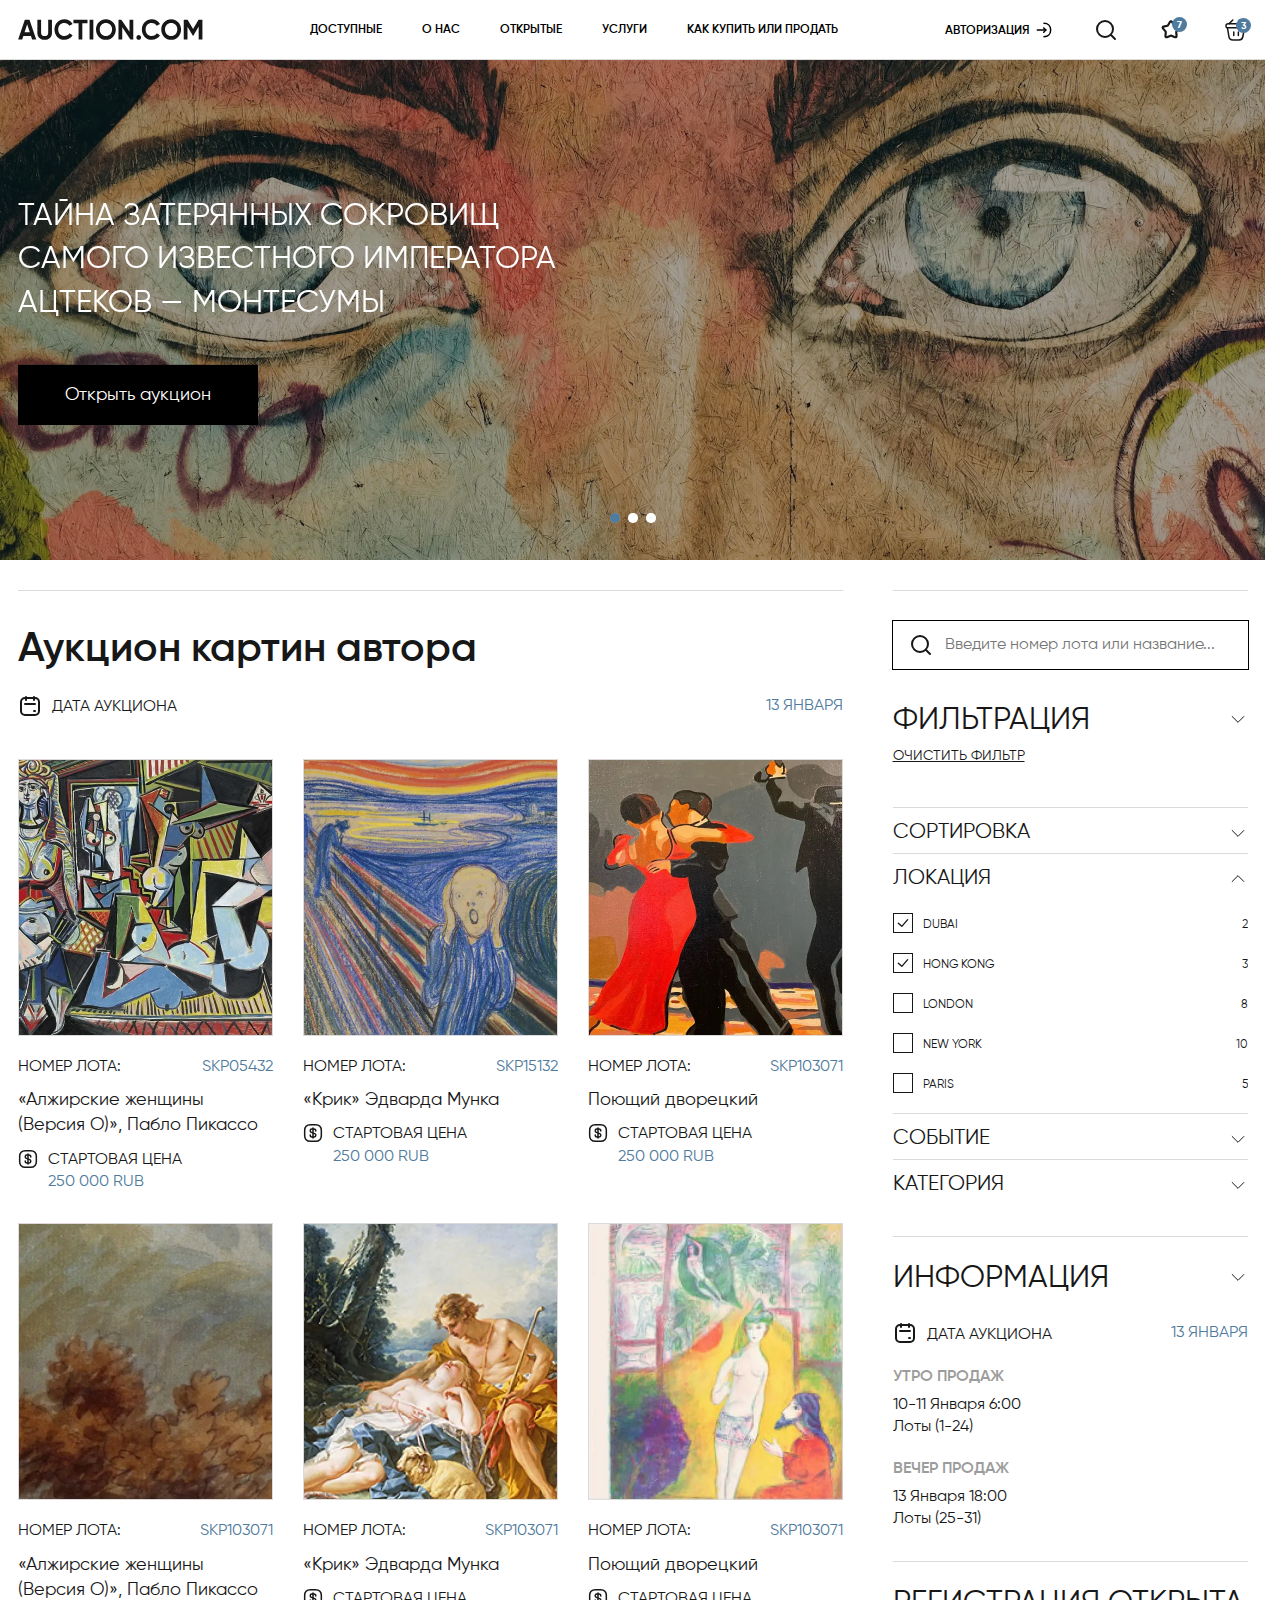
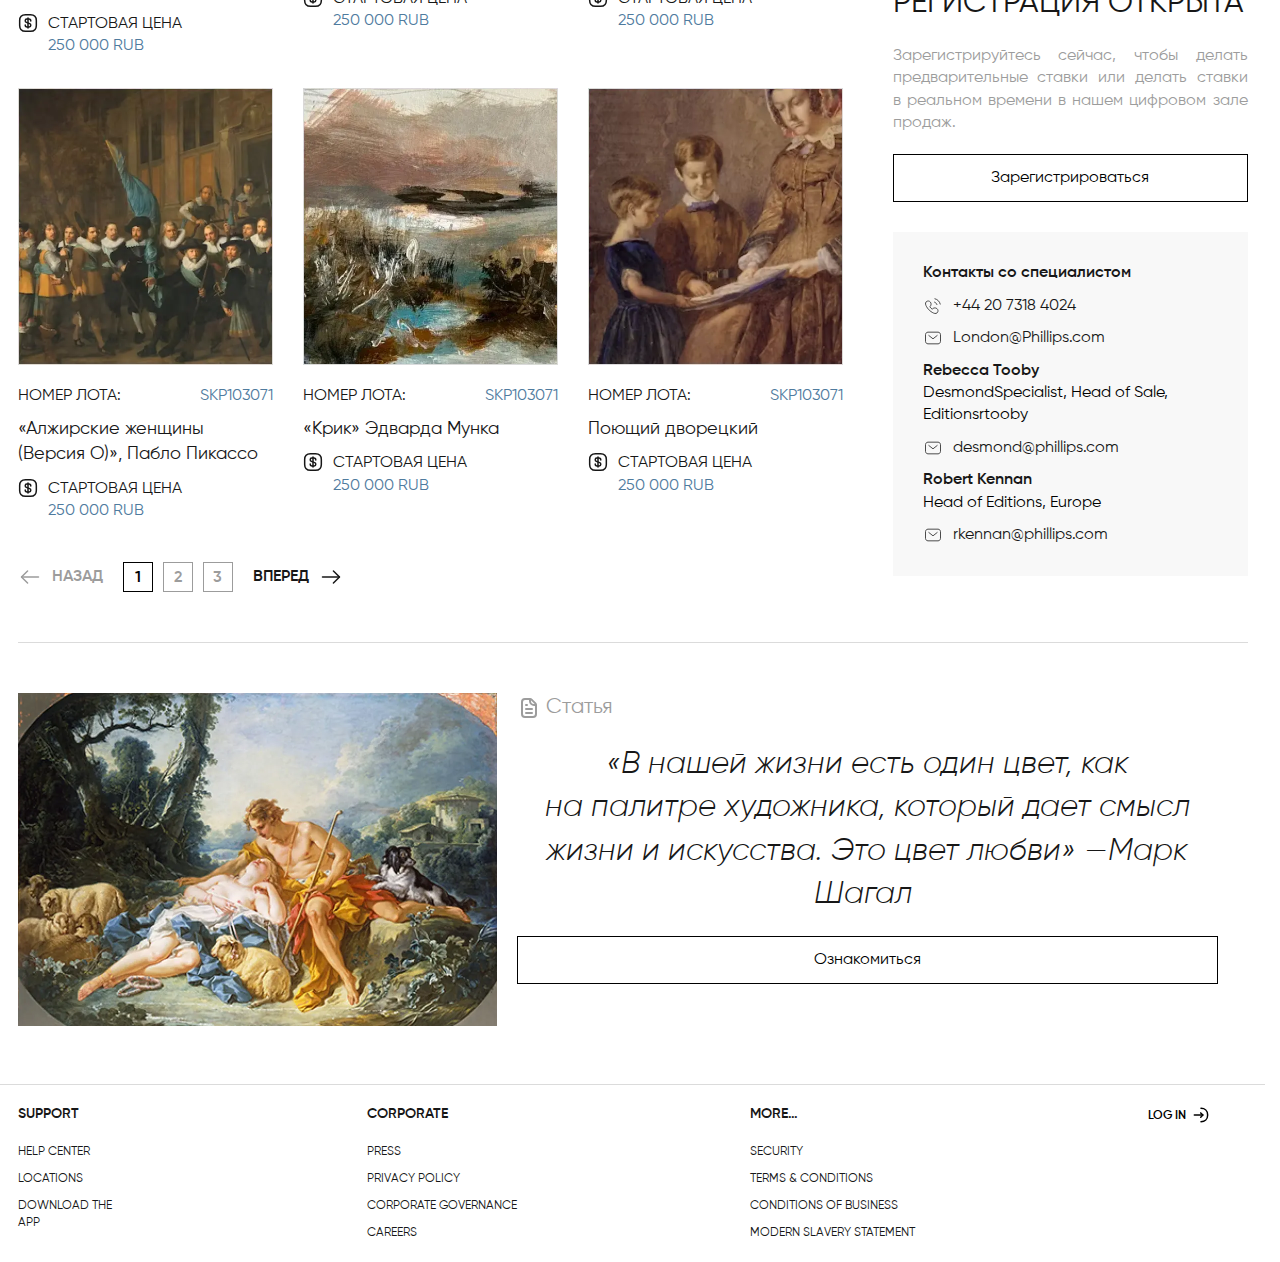
<file: index.html>
<!DOCTYPE html><html lang="ru" class="page"><head><meta charset="UTF-8"><meta name="viewport" content="width=device-width,initial-scale=1"><!-- favicon --><link rel="shortcut icon" href="/favicon/favicon.ico" type="image/x-icon"><link rel="apple-touch-icon" href="/favicon/apple-touch-icon.png"><link rel="mask-icon" href="/favicon/safari-pinned-tab.svg" color="#5bbad5"><meta name="theme-color" content="#ffffff"><link rel="manifest" href="/favicon/manifest.json"><!--  --><meta http-equiv="X-UA-Compatible" content="ie=edge"><meta name="theme-color" content="#fff"><title>Auction.com</title><!-- fonts --><link rel="preload" href="fonts/Gilroy-LightItalic.woff2" as="font" type="font/woff2" crossorigin><link rel="preload" href="fonts/Gilroy-RegularItalic.woff2" as="font" type="font/woff2" crossorigin><link rel="preload" href="fonts/Gilroy-Regular.woff2" as="font" type="font/woff2" crossorigin><link rel="preload" href="fonts/Gilroy-Medium.woff2" as="font" type="font/woff2" crossorigin><link rel="preload" href="fonts/Gilroy-SemiBold.woff2" as="font" type="font/woff2" crossorigin><link rel="preload" href="fonts/Gilroy-Bold.woff2" as="font" type="font/woff2" crossorigin><!-- reset style --><link rel="stylesheet" href="css/vendor.css"><!-- style --><link rel="stylesheet" href="css/main.css"><script defer="defer" src="js/main.js"></script></head><body class="page__body"><div class="site-container"><header class="header | flex-center"><div class="container"><div class="header__content | flex-center | just-between | gap20 | relative"><a class="logo | flex" href="/index.html"><img loading="lazy" src="/img/svg/logo.svg" width="185" height="19" alt="logo-Auction.com"></a><nav class="nav" title="main-navigation"><ul class="ul-reset | nav__list | flex-center | gap40"><li class="nav__item"><a class="nav__link" href="#!">Доступные</a></li><li class="nav__item"><a class="nav__link" href="#!">О Нас</a></li><li class="nav__item"><a class="nav__link" href="#!">Открытые</a></li><li class="nav__item"><a class="nav__link" href="#!">Услуги</a></li><li class="nav__item"><a class="nav__link" href="#!">Как купить или продать</a></li></ul></nav><div class="header-wrapper | flex-center | gap40"><a class="login | header__login | flex-end | gap5" href="#!">Авторизация <svg class="main-icon" width="20" height="20" alt="icon"><use xlink:href="img/svg/sprite.svg#AuthorizationIcons"></use></svg></a><div class="icon | flex-center | gap40"><div class="search-content"><a class="search | header__search | flex" href="#!"><svg class="main-icon" width="24" height="24" alt="icon"><use xlink:href="img/svg/sprite.svg#search"></use></svg></a><form action="#" class="search-dropdown | absolute"><label class="search-dropdown__label"><input type="text" name="Имя" class="in-reset | search-dropdown__input" placeholder="Для поиска по аукциону введите номер лота или его название..." autocomplete="off"></label> <button class="btn-reset | search-dropdown__btn | absolute"><svg width="24" height="24" alt="icon"><use xlink:href="img/svg/sprite.svg#search"></use></svg></button></form></div><div class="favourite | relative"><a class="favourite | flex" href="#!"><svg class="main-icon" width="26" height="26" alt="icon"><use xlink:href="img/svg/sprite.svg#favourite"></use></svg> </a><span class="header__count | absolute | flex-col-just">7</span></div><div class="shop | relative"><a class="shop__link | flex" href="#!"><svg class="main-icon" width="24" height="24" alt="icon"><use xlink:href="img/svg/sprite.svg#shop"></use></svg> </a><span class="header__count | absolute | flex-col-just">3</span></div><button class="btn-reset | burger | flex-col" aria-label="Открыть меню" aria-expanded="false" data-burger><span class="burger__line"></span> <span class="burger__line"></span> <span class="burger__line"></span></button></div></div></div></div><nav class="mobile-menu | flex-col | gap20 | absolute" title=""><div class="mobile-menu__content | flex-col"><ul class="ul-reset | mobile-menu__list"><li class="mobile-menu__item"><a class="login | mobile-menu__logo | flex-end | gap5" href="#!">Авторизация <svg class="main-icon" width="20" height="20" alt="icon"><use xlink:href="img/svg/sprite.svg#AuthorizationIcons"></use></svg></a></li><li class="mobile-menu__item"><a class="mobile-menu__link" href="#">Доступные</a></li><li class="mobile-menu__item"><a class="mobile-menu__link" href="#">О Нас</a></li><li class="mobile-menu__item"><a class="mobile-menu__link" href="#">Открытые</a></li><li class="mobile-menu__item"><a class="mobile-menu__link" href="#">Услуги</a></li><li class="mobile-menu__item"><a class="mobile-menu__link" href="#">Как купить или продать</a></li></ul><div class="contacts | flex-col | gap10"><span class="contacts__text">Контакты со специалистом</span><ul class="ul-reset | contacts__list | flex-col | gap10"><li class="contacts__item | flex-col | gap10"><a class="contacts__tel | flex-center | gap10" href="tel:+442073184024"><img loading="lazy" src="/img/svg/phone.svg" width="20" height="20" alt="icon-phone"> +44 20 7318 4024 </a><a class="contacts__mail | flex-center | gap10" href="mailto:EditionsLondon@Phillips.com"><img loading="lazy" src="/img/svg/mail.svg" width="20" height="20" alt="icon-phone"> London@Phillips.com</a></li><li class="contacts__item | flex-col | gap10"><div class="contacts__info"><span class="contacts__text">Rebecca Tooby</span> DesmondSpecialist, Head of Sale, Editionsrtooby</div><a class="contacts__mail | flex-center | gap10" href="mailto:desmond@phillips.com"><img loading="lazy" src="/img/svg/mail.svg" width="20" height="20" alt="icon-phone"> desmond@phillips.com</a></li><li class="contacts__item | flex-col | gap10"><div class="contacts__info"><span class="contacts__text">Robert Kennan</span> Head of Editions, Europe</div><a class="contacts__mail | flex-center | gap10" href="mailto:rkennan@phillips.com"><img loading="lazy" src="/img/svg/mail.svg" width="20" height="20" alt="icon-phone"> rkennan@phillips.com</a></li></ul></div></div></nav></header><main class="main"><section class="hero"><div class="container | container--large"><!-- Swiper --><div class="swiper | heroSlider"><div class="swiper-wrapper"><div class="swiper-slide"><div class="hero-slide"><picture class="hero-slide__picture | flex"><source srcset="./img/hero1.webp" type="image/webp"><img class="hero-slide__image" loading="lazy" src="./img/hero1.jpg" width="1600" height="500" alt="img"></picture><div class="container"><div class="hero-slide__content"><p class="hero-slide__text" data-swiper-parallax="-300">Тайна затерянных сокровищ самого известного императора ацтеков — Монтесумы</p><button class="btn-reset | btn | hero-slide__btn">Открыть аукцион</button></div></div></div></div><div class="swiper-slide"><div class="hero-slide"><picture class="hero-slide__picture | flex"><source srcset="./img/hero2.webp" type="image/webp"><img class="hero-slide__image" loading="lazy" src="./img/hero2.jpg" width="1600" height="500" alt="img"></picture><div class="container"><div class="hero-slide__content"><p class="hero-slide__text" data-swiper-parallax="-300">Тайна затерянных сокровищ самого известного императора ацтеков — Монтесумы</p><button class="btn-reset | btn | hero-slide__btn">Открыть аукцион</button></div></div></div></div><div class="swiper-slide"><div class="hero-slide"><picture class="hero-slide__picture | flex"><source srcset="./img/hero3.webp" type="image/webp"><img class="hero-slide__image" loading="lazy" src="./img/hero3.jpg" width="1600" height="500" alt="img"></picture><div class="container"><div class="hero-slide__content"><p class="hero-slide__text" data-swiper-parallax="-300">Тайна затерянных сокровищ самого известного императора ацтеков — Монтесумы</p><button class="btn-reset | btn | hero-slide__btn">Открыть аукцион</button></div></div></div></div></div><div class="swiper-pagination | hero-pagination"></div><div class="static-pagination | flex-center"><div class="static-pagination__item"></div><div class="static-pagination__item"></div><div class="static-pagination__item"></div></div></div><!--// Swiper --></div></section><section class="auction"><div class="container | auction__container | flex | just-between | gap20"><div class="auction__content | flex-col | gap40"><div class="auction__header | flex-col | gap15"><h1 class="title-h1">Аукцион картин автора</h1><div class="date | flex-center | just-between"><div class="date__text | flex-center | gap10"><svg class="flex" width="24" height="24" alt="icon"><use xlink:href="img/svg/sprite.svg#calendar"></use></svg> <span>Дата аукциона</span></div><time datetime="2024-01-13">13 января</time></div></div><ul class="ul-reset | lots | grid | gap30"><div class="lots__item | relative | col_4"><a class="lots__link" href="single-page.html?id=0"></a><article class="lot | flex-col | gap20"><div class="lot__images | relative"><picture class="lot__picture | flex"><source srcset="/img/lot-product/lot1.webp" type="image/webp"><img class="lot__img" loading="lazy" src="/img/lot-product/lot1.jpg" width="255" height="277" alt="img"></picture><div class="zoom-icon | absolute | flex-col-just"><svg width="24" height="24" alt="icon"><use xlink:href="img/svg/sprite.svg#zoom"></use></svg></div></div><div class="lot__info | flex-col | gap10"><div class="amount | flex-center | just-between"><span class="amount__text">Номер лота:</span> <span class="amount__sku">SKP05432</span></div><h4 class="title-h4">«Алжирские женщины (Версия О)», Пабло Пикассо</h4><div class="price | flex-start | gap10"><img loading="lazy" src="/img/svg/dollar-square.svg" width="20" height="20" alt="icon"><div class="price__info">Стартовая цена<div class="price__current">250 000 RUB</div></div></div></div></article></div><div class="lots__item | relative | col_4"><a class="lots__link" href="single-page.html?id=1"></a><article class="lot | flex-col | gap20"><div class="lot__images | relative"><picture class="lot__picture | flex"><source srcset="/img/lot-product/lot2.webp" type="image/webp"><img class="lot__img" loading="lazy" src="/img/lot-product/lot2.jpg" width="255" height="277" alt="img"></picture><div class="zoom-icon | absolute | flex-col-just"><svg width="24" height="24" alt="icon"><use xlink:href="img/svg/sprite.svg#zoom"></use></svg></div></div><div class="lot__info | flex-col | gap10"><div class="amount | flex-center | just-between"><span class="amount__text">Номер лота:</span> <span class="amount__sku">SKP15132</span></div><h4 class="title-h4">«Крик» Эдварда Мунка</h4><div class="price | flex-start | gap10"><img loading="lazy" src="/img/svg/dollar-square.svg" width="20" height="20" alt="icon"><div class="price__info">Стартовая цена<div class="price__current">250 000 RUB</div></div></div></div></article></div><div class="lots__item | relative | col_4"><a class="lots__link" href="single-page.html?id=2"></a><article class="lot | flex-col | gap20"><div class="lot__images | relative"><picture class="lot__picture | flex"><source srcset="/img/lot-product/lot3.webp" type="image/webp"><img class="lot__img" loading="lazy" src="/img/lot-product/lot3.jpg" width="255" height="277" alt="img"></picture><div class="zoom-icon | absolute | flex-col-just"><svg width="24" height="24" alt="icon"><use xlink:href="img/svg/sprite.svg#zoom"></use></svg></div></div><div class="lot__info | flex-col | gap10"><div class="amount | flex-center | just-between"><span class="amount__text">Номер лота:</span> <span class="amount__sku">SKP103071</span></div><h4 class="title-h4">Поющий дворецкий</h4><div class="price | flex-start | gap10"><img loading="lazy" src="/img/svg/dollar-square.svg" width="20" height="20" alt="icon"><div class="price__info">Стартовая цена<div class="price__current">250 000 RUB</div></div></div></div></article></div><div class="lots__item | relative | col_4"><a class="lots__link" href="single-page.html?id=3"></a><article class="lot | flex-col | gap20"><div class="lot__images | relative"><picture class="lot__picture | flex"><source srcset="/img/lot-product/lot4.webp" type="image/webp"><img class="lot__img" loading="lazy" src="/img/lot-product/lot4.jpg" width="255" height="277" alt="img"></picture><div class="zoom-icon | absolute | flex-col-just"><svg width="24" height="24" alt="icon"><use xlink:href="img/svg/sprite.svg#zoom"></use></svg></div></div><div class="lot__info | flex-col | gap10"><div class="amount | flex-center | just-between"><span class="amount__text">Номер лота:</span> <span class="amount__sku">SKP103071</span></div><h4 class="title-h4">«Алжирские женщины (Версия О)», Пабло Пикассо</h4><div class="price | flex-start | gap10"><img loading="lazy" src="/img/svg/dollar-square.svg" width="20" height="20" alt="icon"><div class="price__info">Стартовая цена<div class="price__current">250 000 RUB</div></div></div></div></article></div><div class="lots__item | relative | col_4"><a class="lots__link" href="single-page.html?id=4"></a><article class="lot | flex-col | gap20"><div class="lot__images | relative"><picture class="lot__picture | flex"><source srcset="/img/lot-product/lot5.webp" type="image/webp"><img class="lot__img" loading="lazy" src="/img/lot-product/lot5.jpg" width="255" height="277" alt="img"></picture><div class="zoom-icon | absolute | flex-col-just"><svg width="24" height="24" alt="icon"><use xlink:href="img/svg/sprite.svg#zoom"></use></svg></div></div><div class="lot__info | flex-col | gap10"><div class="amount | flex-center | just-between"><span class="amount__text">Номер лота:</span> <span class="amount__sku">SKP103071</span></div><h4 class="title-h4">«Крик» Эдварда Мунка</h4><div class="price | flex-start | gap10"><img loading="lazy" src="/img/svg/dollar-square.svg" width="20" height="20" alt="icon"><div class="price__info">Стартовая цена<div class="price__current">250 000 RUB</div></div></div></div></article></div><div class="lots__item | relative | col_4"><a class="lots__link" href="single-page.html?id=5"></a><article class="lot | flex-col | gap20"><div class="lot__images | relative"><picture class="lot__picture | flex"><source srcset="/img/lot-product/lot6.webp" type="image/webp"><img class="lot__img" loading="lazy" src="/img/lot-product/lot6.jpg" width="255" height="277" alt="img"></picture><div class="zoom-icon | absolute | flex-col-just"><svg width="24" height="24" alt="icon"><use xlink:href="img/svg/sprite.svg#zoom"></use></svg></div></div><div class="lot__info | flex-col | gap10"><div class="amount | flex-center | just-between"><span class="amount__text">Номер лота:</span> <span class="amount__sku">SKP103071</span></div><h4 class="title-h4">Поющий дворецкий</h4><div class="price | flex-start | gap10"><img loading="lazy" src="/img/svg/dollar-square.svg" width="20" height="20" alt="icon"><div class="price__info">Стартовая цена<div class="price__current">250 000 RUB</div></div></div></div></article></div><div class="lots__item | relative | col_4"><a class="lots__link" href="single-page.html?id=6"></a><article class="lot | flex-col | gap20"><div class="lot__images | relative"><picture class="lot__picture | flex"><source srcset="/img/lot-product/lot7.webp" type="image/webp"><img class="lot__img" loading="lazy" src="/img/lot-product/lot7.jpg" width="255" height="277" alt="img"></picture><div class="zoom-icon | absolute | flex-col-just"><svg width="24" height="24" alt="icon"><use xlink:href="img/svg/sprite.svg#zoom"></use></svg></div></div><div class="lot__info | flex-col | gap10"><div class="amount | flex-center | just-between"><span class="amount__text">Номер лота:</span> <span class="amount__sku">SKP103071</span></div><h4 class="title-h4">«Алжирские женщины (Версия О)», Пабло Пикассо</h4><div class="price | flex-start | gap10"><img loading="lazy" src="/img/svg/dollar-square.svg" width="20" height="20" alt="icon"><div class="price__info">Стартовая цена<div class="price__current">250 000 RUB</div></div></div></div></article></div><div class="lots__item | relative | col_4"><a class="lots__link" href="single-page.html?id=7"></a><article class="lot | flex-col | gap20"><div class="lot__images | relative"><picture class="lot__picture | flex"><source srcset="/img/lot-product/lot8.webp" type="image/webp"><img class="lot__img" loading="lazy" src="/img/lot-product/lot8.jpg" width="255" height="277" alt="img"></picture><div class="zoom-icon | absolute | flex-col-just"><svg width="24" height="24" alt="icon"><use xlink:href="img/svg/sprite.svg#zoom"></use></svg></div></div><div class="lot__info | flex-col | gap10"><div class="amount | flex-center | just-between"><span class="amount__text">Номер лота:</span> <span class="amount__sku">SKP103071</span></div><h4 class="title-h4">«Крик» Эдварда Мунка</h4><div class="price | flex-start | gap10"><img loading="lazy" src="/img/svg/dollar-square.svg" width="20" height="20" alt="icon"><div class="price__info">Стартовая цена<div class="price__current">250 000 RUB</div></div></div></div></article></div><div class="lots__item | relative | col_4"><a class="lots__link" href="single-page.html?id=8"></a><article class="lot | flex-col | gap20"><div class="lot__images | relative"><picture class="lot__picture | flex"><source srcset="/img/lot-product/lot9.webp" type="image/webp"><img class="lot__img" loading="lazy" src="/img/lot-product/lot9.jpg" width="255" height="277" alt="img"></picture><div class="zoom-icon | absolute | flex-col-just"><svg width="24" height="24" alt="icon"><use xlink:href="img/svg/sprite.svg#zoom"></use></svg></div></div><div class="lot__info | flex-col | gap10"><div class="amount | flex-center | just-between"><span class="amount__text">Номер лота:</span> <span class="amount__sku">SKP103071</span></div><h4 class="title-h4">Поющий дворецкий</h4><div class="price | flex-start | gap10"><img loading="lazy" src="/img/svg/dollar-square.svg" width="20" height="20" alt="icon"><div class="price__info">Стартовая цена<div class="price__current">250 000 RUB</div></div></div></div></article></div></ul><nav class="pagination | flex-center | gap20"><button class="btn-reset | pagination__btn | flex-center | gap10"><svg width="24" height="24" alt="icon"><use xlink:href="img/svg/sprite.svg#arrow-left"></use></svg> Назад</button><div class="pagination__inner | flex | gap10"><a class="pagination__page | flex-col-just | pagination__page--active" href="#!">1</a> <a class="pagination__page | flex-col-just" href="#!">2</a> <a class="pagination__page | flex-col-just" href="#!">3</a></div><button class="btn-reset | pagination__btn | pagination__btn--active | flex-center | gap10">Вперед <svg width="24" height="24" alt="icon"><use xlink:href="img/svg/sprite.svg#arrow-right"></use></svg></button></nav></div><aside class="aside | flex-col | gap30"><form action="#" class="aside-search | flex-center | relative"><a class="aside-search__link" href="#!"><div class="aside-search__label | flex-center | gap10"><img class="aside-search__icon-search | absolute" loading="lazy" src="/img/svg/search.svg" width="24" height="24" alt="icon"> <input type="text" name="Имя" class="in-reset | aside-search__input" placeholder="Введите номер лота или название..." autocomplete="off" minlength="5"></div></a></form><div class="filter | flex-col | gap40"><div class="filter__top | flex-col | gap5"><div class="filter__header | flex-line | just-between | pointer"><h2 class="title-h2">Фильтрация</h2><svg class="chivron-down" width="20" height="20" alt="icon"><use xlink:href="img/svg/sprite.svg#chevron-down"></use></svg></div><span>Очистить фильтр</span></div><ul class="ul-reset | filter__list"><li class="filter__item | flex-col | gap20"><div class="filter__chapter | flex-center | just-between"><h3 class="title-h3">Сортировка</h3><svg class="chivron-down" width="20" height="20" alt="icon"><use xlink:href="img/svg/sprite.svg#chevron-down"></use></svg></div><ul class="ul-reset | filter__dropdown | flex-col | gap20"><li class="filter__dropdown-item | flex-end | just-between"><a class="filter__dropdown-link | flex-end | gap10" href="#!"><label class="checkbox"><input class="in-reset | checkbox__input" type="checkbox" name="checkbox" checked="checked"> <span class="checkbox__checkmark"><svg width="16" height="16" alt="icon"><use xlink:href="img/svg/sprite.svg#check"></use></svg></span></label> Dubai </a><span class="filter__dropdown-value">2</span></li><li class="filter__dropdown-item | flex-end | just-between"><a class="filter__dropdown-link | flex-end | gap10" href="#!"><label class="checkbox"><input class="in-reset | checkbox__input" type="checkbox" name="checkbox" checked="checked"> <span class="checkbox__checkmark"><svg width="16" height="16" alt="icon"><use xlink:href="img/svg/sprite.svg#check"></use></svg></span></label> Hong Kong </a><span class="filter__dropdown-value">3</span></li><li class="filter__dropdown-item | flex-end | just-between"><a class="filter__dropdown-link | flex-end | gap10" href="#!"><label class="checkbox"><input class="in-reset | checkbox__input" type="checkbox" name="checkbox"> <span class="checkbox__checkmark"><svg width="16" height="16" alt="icon"><use xlink:href="img/svg/sprite.svg#check"></use></svg></span></label> London </a><span class="filter__dropdown-value">8</span></li><li class="filter__dropdown-item | flex-end | just-between"><a class="filter__dropdown-link | flex-end | gap10" href="#!"><label class="checkbox"><input class="in-reset | checkbox__input" type="checkbox" name="checkbox"> <span class="checkbox__checkmark"><svg width="16" height="16" alt="icon"><use xlink:href="img/svg/sprite.svg#check"></use></svg></span></label> New York </a><span class="filter__dropdown-value">10</span></li><li class="filter__dropdown-item | flex-end | just-between"><a class="filter__dropdown-link | flex-end | gap10" href="#!"><label class="checkbox"><input class="in-reset | checkbox__input" type="checkbox" name="checkbox"> <span class="checkbox__checkmark"><svg width="16" height="16" alt="icon"><use xlink:href="img/svg/sprite.svg#check"></use></svg></span></label> Paris </a><span class="filter__dropdown-value">5</span></li></ul></li><li class="filter__item | flex-col | gap20 | filter__item--active"><div class="filter__chapter | flex-center | just-between"><h3 class="title-h3">Локация</h3><svg class="chivron-down" width="20" height="20" alt="icon"><use xlink:href="img/svg/sprite.svg#chevron-down"></use></svg></div><ul class="ul-reset | filter__dropdown | flex-col | gap20"><li class="filter__dropdown-item | flex-end | just-between"><a class="filter__dropdown-link | flex-end | gap10" href="#!"><label class="checkbox"><input class="in-reset | checkbox__input" type="checkbox" name="checkbox" checked="checked"> <span class="checkbox__checkmark"><svg width="16" height="16" alt="icon"><use xlink:href="img/svg/sprite.svg#check"></use></svg></span></label> Dubai </a><span class="filter__dropdown-value">2</span></li><li class="filter__dropdown-item | flex-end | just-between"><a class="filter__dropdown-link | flex-end | gap10" href="#!"><label class="checkbox"><input class="in-reset | checkbox__input" type="checkbox" name="checkbox" checked="checked"> <span class="checkbox__checkmark"><svg width="16" height="16" alt="icon"><use xlink:href="img/svg/sprite.svg#check"></use></svg></span></label> Hong Kong </a><span class="filter__dropdown-value">3</span></li><li class="filter__dropdown-item | flex-end | just-between"><a class="filter__dropdown-link | flex-end | gap10" href="#!"><label class="checkbox"><input class="in-reset | checkbox__input" type="checkbox" name="checkbox"> <span class="checkbox__checkmark"><svg width="16" height="16" alt="icon"><use xlink:href="img/svg/sprite.svg#check"></use></svg></span></label> London </a><span class="filter__dropdown-value">8</span></li><li class="filter__dropdown-item | flex-end | just-between"><a class="filter__dropdown-link | flex-end | gap10" href="#!"><label class="checkbox"><input class="in-reset | checkbox__input" type="checkbox" name="checkbox"> <span class="checkbox__checkmark"><svg width="16" height="16" alt="icon"><use xlink:href="img/svg/sprite.svg#check"></use></svg></span></label> New York </a><span class="filter__dropdown-value">10</span></li><li class="filter__dropdown-item | flex-end | just-between"><a class="filter__dropdown-link | flex-end | gap10" href="#!"><label class="checkbox"><input class="in-reset | checkbox__input" type="checkbox" name="checkbox"> <span class="checkbox__checkmark"><svg width="16" height="16" alt="icon"><use xlink:href="img/svg/sprite.svg#check"></use></svg></span></label> Paris </a><span class="filter__dropdown-value">5</span></li></ul></li><li class="filter__item | flex-col | gap20"><div class="filter__chapter | flex-center | just-between"><h3 class="title-h3">Событие</h3><svg class="chivron-down" width="20" height="20" alt="icon"><use xlink:href="img/svg/sprite.svg#chevron-down"></use></svg></div><ul class="ul-reset | filter__dropdown | flex-col | gap20"><li class="filter__dropdown-item | flex-end | just-between"><a class="filter__dropdown-link | flex-end | gap10" href="#!"><label class="checkbox"><input class="in-reset | checkbox__input" type="checkbox" name="checkbox" checked="checked"> <span class="checkbox__checkmark"><svg width="16" height="16" alt="icon"><use xlink:href="img/svg/sprite.svg#check"></use></svg></span></label> Dubai </a><span class="filter__dropdown-value">2</span></li><li class="filter__dropdown-item | flex-end | just-between"><a class="filter__dropdown-link | flex-end | gap10" href="#!"><label class="checkbox"><input class="in-reset | checkbox__input" type="checkbox" name="checkbox" checked="checked"> <span class="checkbox__checkmark"><svg width="16" height="16" alt="icon"><use xlink:href="img/svg/sprite.svg#check"></use></svg></span></label> Hong Kong </a><span class="filter__dropdown-value">3</span></li><li class="filter__dropdown-item | flex-end | just-between"><a class="filter__dropdown-link | flex-end | gap10" href="#!"><label class="checkbox"><input class="in-reset | checkbox__input" type="checkbox" name="checkbox"> <span class="checkbox__checkmark"><svg width="16" height="16" alt="icon"><use xlink:href="img/svg/sprite.svg#check"></use></svg></span></label> London </a><span class="filter__dropdown-value">8</span></li><li class="filter__dropdown-item | flex-end | just-between"><a class="filter__dropdown-link | flex-end | gap10" href="#!"><label class="checkbox"><input class="in-reset | checkbox__input" type="checkbox" name="checkbox"> <span class="checkbox__checkmark"><svg width="16" height="16" alt="icon"><use xlink:href="img/svg/sprite.svg#check"></use></svg></span></label> New York </a><span class="filter__dropdown-value">10</span></li><li class="filter__dropdown-item | flex-end | just-between"><a class="filter__dropdown-link | flex-end | gap10" href="#!"><label class="checkbox"><input class="in-reset | checkbox__input" type="checkbox" name="checkbox"> <span class="checkbox__checkmark"><svg width="16" height="16" alt="icon"><use xlink:href="img/svg/sprite.svg#check"></use></svg></span></label> Paris </a><span class="filter__dropdown-value">5</span></li></ul></li><li class="filter__item | flex-col | gap20"><div class="filter__chapter | flex-center | just-between"><h3 class="title-h3">Категория</h3><svg class="chivron-down" width="20" height="20" alt="icon"><use xlink:href="img/svg/sprite.svg#chevron-down"></use></svg></div><ul class="ul-reset | filter__dropdown | flex-col | gap20"><li class="filter__dropdown-item | flex-end | just-between"><a class="filter__dropdown-link | flex-end | gap10" href="#!"><label class="checkbox"><input class="in-reset | checkbox__input" type="checkbox" name="checkbox" checked="checked"> <span class="checkbox__checkmark"><svg width="16" height="16" alt="icon"><use xlink:href="img/svg/sprite.svg#check"></use></svg></span></label> Dubai </a><span class="filter__dropdown-value">2</span></li><li class="filter__dropdown-item | flex-end | just-between"><a class="filter__dropdown-link | flex-end | gap10" href="#!"><label class="checkbox"><input class="in-reset | checkbox__input" type="checkbox" name="checkbox" checked="checked"> <span class="checkbox__checkmark"><svg width="16" height="16" alt="icon"><use xlink:href="img/svg/sprite.svg#check"></use></svg></span></label> Hong Kong </a><span class="filter__dropdown-value">3</span></li><li class="filter__dropdown-item | flex-end | just-between"><a class="filter__dropdown-link | flex-end | gap10" href="#!"><label class="checkbox"><input class="in-reset | checkbox__input" type="checkbox" name="checkbox"> <span class="checkbox__checkmark"><svg width="16" height="16" alt="icon"><use xlink:href="img/svg/sprite.svg#check"></use></svg></span></label> London </a><span class="filter__dropdown-value">8</span></li><li class="filter__dropdown-item | flex-end | just-between"><a class="filter__dropdown-link | flex-end | gap10" href="#!"><label class="checkbox"><input class="in-reset | checkbox__input" type="checkbox" name="checkbox"> <span class="checkbox__checkmark"><svg width="16" height="16" alt="icon"><use xlink:href="img/svg/sprite.svg#check"></use></svg></span></label> New York </a><span class="filter__dropdown-value">10</span></li><li class="filter__dropdown-item | flex-end | just-between"><a class="filter__dropdown-link | flex-end | gap10" href="#!"><label class="checkbox"><input class="in-reset | checkbox__input" type="checkbox" name="checkbox"> <span class="checkbox__checkmark"><svg width="16" height="16" alt="icon"><use xlink:href="img/svg/sprite.svg#check"></use></svg></span></label> Paris </a><span class="filter__dropdown-value">5</span></li></ul></li></ul></div><div class="information | flex-col | gap20"><div class="flex-line | just-between | pointer"><h2 class="title-h2 | information__title-h2">Информация</h2><svg class="information__icon" width="20" height="20" alt="icon"><use xlink:href="img/svg/sprite.svg#chevron-down"></use></svg></div><div class="information__content | flex-col | gap20"><div class="date | flex-center | just-between"><div class="date__text | flex-center | gap10"><svg class="flex" width="24" height="24" alt="icon"><use xlink:href="img/svg/sprite.svg#calendar"></use></svg> <span>Дата аукциона</span></div><time datetime="2024-01-13">13 января</time></div><div class="day | flex-col"><span class="day_sale">Утро продаж</span> <time class="day__datetime" datetime="2024-01-10">10-11 Января 6:00</time> <span class="day__lots">Лоты (1-24)</span></div><div class="day | flex-col"><span class="day_sale">Вечер продаж</span> <time class="day__datetime" datetime="2024-01-13">13 Января 18:00</time> <span class="day__lots">Лоты (25-31)</span></div></div></div><div class="register | flex-col | gap20"><h2 class="title-h2 | register__title-h2">Регистрация открыта</h2><p class="register__desc">Зарегистрируйтесь сейчас, чтобы делать предварительные ставки или делать ставки в реальном времени в нашем цифровом зале продаж.</p><button class="btn-reset | btn | btn--mid">Зарегистрироваться</button></div><div class="contacts | flex-col | gap10"><span class="contacts__text">Контакты со специалистом</span><ul class="ul-reset | contacts__list | flex-col | gap10"><li class="contacts__item | flex-col | gap10"><a class="contacts__tel | flex-center | gap10" href="tel:+442073184024"><img loading="lazy" src="/img/svg/phone.svg" width="20" height="20" alt="icon-phone"> +44 20 7318 4024 </a><a class="contacts__mail | flex-center | gap10" href="mailto:EditionsLondon@Phillips.com"><img loading="lazy" src="/img/svg/mail.svg" width="20" height="20" alt="icon-phone"> London@Phillips.com</a></li><li class="contacts__item | flex-col | gap10"><div class="contacts__info"><span class="contacts__text">Rebecca Tooby</span> DesmondSpecialist, Head of Sale, Editionsrtooby</div><a class="contacts__mail | flex-center | gap10" href="mailto:desmond@phillips.com"><img loading="lazy" src="/img/svg/mail.svg" width="20" height="20" alt="icon-phone"> desmond@phillips.com</a></li><li class="contacts__item | flex-col | gap10"><div class="contacts__info"><span class="contacts__text">Robert Kennan</span> Head of Editions, Europe</div><a class="contacts__mail | flex-center | gap10" href="mailto:rkennan@phillips.com"><img loading="lazy" src="/img/svg/mail.svg" width="20" height="20" alt="icon-phone"> rkennan@phillips.com</a></li></ul></div></aside></div></section><section class="lot-info"><div class="container"><div class="lot-info__content | flex | gap20"><picture class="lot-info__picture"><source srcset="/img/lot-info1.webp" type="image/webp"><img class="lot-info__img" loading="lazy" src="/img/lot-info1.jpg" width="479" height="333" alt="lot-info images"></picture><div class="lot-info__info | flex-col | gap20"><div class="lot-info__top | flex-center | gap5"><img loading="lazy" src="/img/svg/file-text.svg" width="24" height="24" alt="file-text icon"> Статья</div><p class="lot-info__desc">«В нашей жизни есть один цвет, как на палитре художника, который дает смысл жизни и искусства. Это цвет любви» —Марк Шагал </p><button class="btn-reset | btn | btn--mid">Ознакомиться</button></div></div></div></section></main><footer class="footer"><div class="container"><ul class="ul-reset | footer__list | flex | gap40 | just-between"><li class="footer__item"><span class="footer__header">Support</span> <a class="footer__link" href="#!">Help Center</a> <a class="footer__link" href="#!">Locations</a> <a class="footer__link" href="#!">Download the App</a></li><li class="footer__item"><span class="footer__header">Corporate</span> <a class="footer__link" href="#!">Press</a> <a class="footer__link" href="#!">Privacy Policy</a> <a class="footer__link" href="#!">Corporate Governance</a> <a class="footer__link" href="#!">Careers</a></li><li class="footer__item"><span class="footer__header">More…</span> <a class="footer__link" href="#!">Security</a> <a class="footer__link" href="#!">Terms & Conditions</a> <a class="footer__link" href="#!">Conditions of Business</a> <a class="footer__link" href="#!">Modern Slavery Statement</a></li><li class="footer__item"><a class="login | flex-end | gap5" href="#!">Log in <svg class="main-icon" width="20" height="20" alt="icon"><use xlink:href="img/svg/sprite.svg#AuthorizationIcons"></use></svg></a></li></ul></div></footer></div></body></html>
</file>
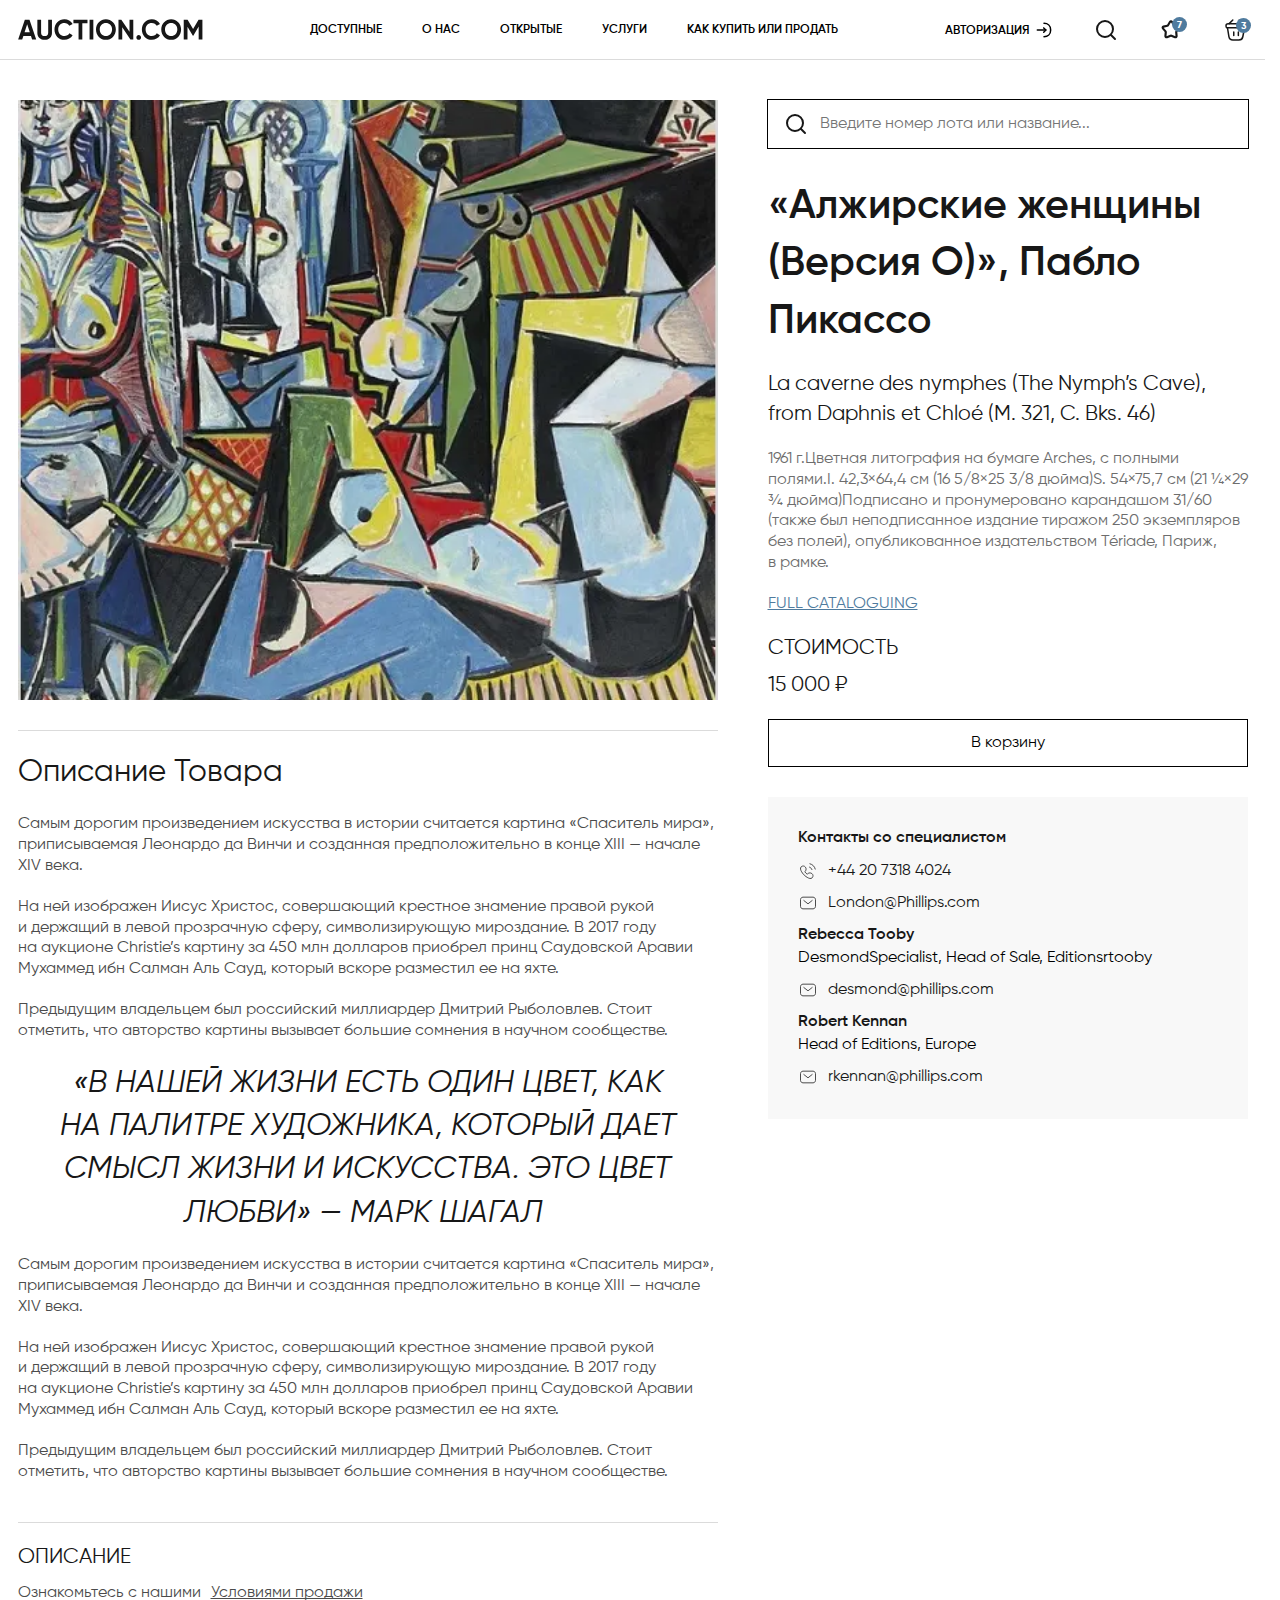
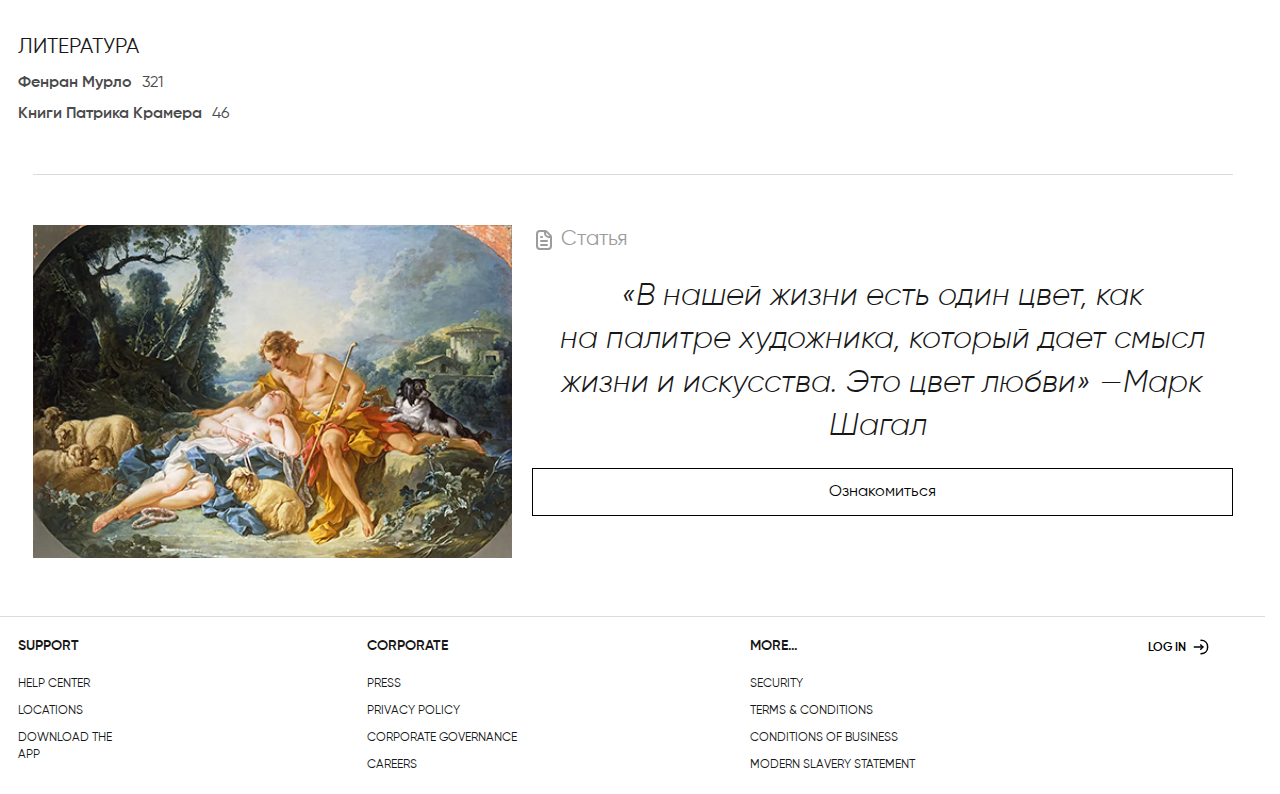
<file: single-page.html>
<!DOCTYPE html><html lang="ru" class="page"><head><meta charset="UTF-8"><meta name="viewport" content="width=device-width,initial-scale=1"><!-- favicon --><link rel="shortcut icon" href="/favicon/favicon.ico" type="image/x-icon"><link rel="apple-touch-icon" href="/favicon/apple-touch-icon.png"><link rel="mask-icon" href="/favicon/safari-pinned-tab.svg" color="#5bbad5"><meta name="theme-color" content="#ffffff"><link rel="manifest" href="/favicon/manifest.json"><!--  --><meta http-equiv="X-UA-Compatible" content="ie=edge"><meta name="theme-color" content="#fff"><title>Auction.com</title><!-- fonts --><link rel="preload" href="fonts/Gilroy-LightItalic.woff2" as="font" type="font/woff2" crossorigin><link rel="preload" href="fonts/Gilroy-RegularItalic.woff2" as="font" type="font/woff2" crossorigin><link rel="preload" href="fonts/Gilroy-Regular.woff2" as="font" type="font/woff2" crossorigin><link rel="preload" href="fonts/Gilroy-Medium.woff2" as="font" type="font/woff2" crossorigin><link rel="preload" href="fonts/Gilroy-SemiBold.woff2" as="font" type="font/woff2" crossorigin><link rel="preload" href="fonts/Gilroy-Bold.woff2" as="font" type="font/woff2" crossorigin><!-- reset style --><link rel="stylesheet" href="css/vendor.css"><!-- style --><link rel="stylesheet" href="css/main.css"><script defer="defer" src="js/main.js"></script></head><body class="page__body"><div class="site-container"><header class="header | flex-center"><div class="container"><div class="header__content | flex-center | just-between | gap20 | relative"><a class="logo | flex" href="/index.html"><img loading="lazy" src="/img/svg/logo.svg" width="185" height="19" alt="logo-Auction.com"></a><nav class="nav" title="main-navigation"><ul class="ul-reset | nav__list | flex-center | gap40"><li class="nav__item"><a class="nav__link" href="#!">Доступные</a></li><li class="nav__item"><a class="nav__link" href="#!">О Нас</a></li><li class="nav__item"><a class="nav__link" href="#!">Открытые</a></li><li class="nav__item"><a class="nav__link" href="#!">Услуги</a></li><li class="nav__item"><a class="nav__link" href="#!">Как купить или продать</a></li></ul></nav><div class="header-wrapper | flex-center | gap40"><a class="login | header__login | flex-end | gap5" href="#!">Авторизация <svg class="main-icon" width="20" height="20" alt="icon"><use xlink:href="img/svg/sprite.svg#AuthorizationIcons"></use></svg></a><div class="icon | flex-center | gap40"><div class="search-content"><a class="search | header__search | flex" href="#!"><svg class="main-icon" width="24" height="24" alt="icon"><use xlink:href="img/svg/sprite.svg#search"></use></svg></a><form action="#" class="search-dropdown | absolute"><label class="search-dropdown__label"><input type="text" name="Имя" class="in-reset | search-dropdown__input" placeholder="Для поиска по аукциону введите номер лота или его название..." autocomplete="off"></label> <button class="btn-reset | search-dropdown__btn | absolute"><svg width="24" height="24" alt="icon"><use xlink:href="img/svg/sprite.svg#search"></use></svg></button></form></div><div class="favourite | relative"><a class="favourite | flex" href="#!"><svg class="main-icon" width="26" height="26" alt="icon"><use xlink:href="img/svg/sprite.svg#favourite"></use></svg> </a><span class="header__count | absolute | flex-col-just">7</span></div><div class="shop | relative"><a class="shop__link | flex" href="#!"><svg class="main-icon" width="24" height="24" alt="icon"><use xlink:href="img/svg/sprite.svg#shop"></use></svg> </a><span class="header__count | absolute | flex-col-just">3</span></div><button class="btn-reset | burger | flex-col" aria-label="Открыть меню" aria-expanded="false" data-burger><span class="burger__line"></span> <span class="burger__line"></span> <span class="burger__line"></span></button></div></div></div></div><nav class="mobile-menu | flex-col | gap20 | absolute" title=""><div class="mobile-menu__content | flex-col"><ul class="ul-reset | mobile-menu__list"><li class="mobile-menu__item"><a class="login | mobile-menu__logo | flex-end | gap5" href="#!">Авторизация <svg class="main-icon" width="20" height="20" alt="icon"><use xlink:href="img/svg/sprite.svg#AuthorizationIcons"></use></svg></a></li><li class="mobile-menu__item"><a class="mobile-menu__link" href="#">Доступные</a></li><li class="mobile-menu__item"><a class="mobile-menu__link" href="#">О Нас</a></li><li class="mobile-menu__item"><a class="mobile-menu__link" href="#">Открытые</a></li><li class="mobile-menu__item"><a class="mobile-menu__link" href="#">Услуги</a></li><li class="mobile-menu__item"><a class="mobile-menu__link" href="#">Как купить или продать</a></li></ul><div class="contacts | flex-col | gap10"><span class="contacts__text">Контакты со специалистом</span><ul class="ul-reset | contacts__list | flex-col | gap10"><li class="contacts__item | flex-col | gap10"><a class="contacts__tel | flex-center | gap10" href="tel:+442073184024"><img loading="lazy" src="/img/svg/phone.svg" width="20" height="20" alt="icon-phone"> +44 20 7318 4024 </a><a class="contacts__mail | flex-center | gap10" href="mailto:EditionsLondon@Phillips.com"><img loading="lazy" src="/img/svg/mail.svg" width="20" height="20" alt="icon-phone"> London@Phillips.com</a></li><li class="contacts__item | flex-col | gap10"><div class="contacts__info"><span class="contacts__text">Rebecca Tooby</span> DesmondSpecialist, Head of Sale, Editionsrtooby</div><a class="contacts__mail | flex-center | gap10" href="mailto:desmond@phillips.com"><img loading="lazy" src="/img/svg/mail.svg" width="20" height="20" alt="icon-phone"> desmond@phillips.com</a></li><li class="contacts__item | flex-col | gap10"><div class="contacts__info"><span class="contacts__text">Robert Kennan</span> Head of Editions, Europe</div><a class="contacts__mail | flex-center | gap10" href="mailto:rkennan@phillips.com"><img loading="lazy" src="/img/svg/mail.svg" width="20" height="20" alt="icon-phone"> rkennan@phillips.com</a></li></ul></div></div></nav></header><main class="main"><div class="page-product"><div class="container"><div class="page-product__content | flex | gap50"><div class="page-product__item | flex-col | gap30"><picture class="page-product__picture | flex"><source srcset="/img/lot-product/lot1.webp" type="image/webp"><img class="page-product__img" loading="lazy" src="/img/lot-product/lot1.jpg" width="700" height="600" alt="img"></picture><div class="page-product__info | flex-col | gap40"><div class="page-product__info-wrapper | flex-col | gap20"><h2 class="title-h2 | page-product__title-h2">Описание Товара</h2><div class="description | flex-col | gap20"><div class="description__item"><p>Самым дорогим произведением искусства в истории считается картина «Спаситель мира», приписываемая Леонардо да Винчи и созданная предположительно в конце XIII — начале XIV века.</p><p>На ней изображен Иисус Христос, совершающий крестное знамение правой рукой и держащий в левой прозрачную сферу, символизирующую мироздание. В 2017 году на аукционе Christie’s картину за 450 млн долларов приобрел принц Саудовской Аравии Мухаммед ибн Салман Аль Сауд, который вскоре разместил ее на яхте.</p><p>Предыдущим владельцем был российский миллиардер Дмитрий Рыболовлев. Стоит отметить, что авторство картины вызывает большие сомнения в научном сообществе.</p></div><div class="description__item"><h2 class="title-h2 | description__title-h2">«В нашей жизни есть один цвет, как на палитре художника, который дает смысл жизни и искусства. Это цвет любви» — Марк Шагал </h2></div><div class="description__item"><p>Самым дорогим произведением искусства в истории считается картина «Спаситель мира», приписываемая Леонардо да Винчи и созданная предположительно в конце XIII — начале XIV века.</p><p>На ней изображен Иисус Христос, совершающий крестное знамение правой рукой и держащий в левой прозрачную сферу, символизирующую мироздание. В 2017 году на аукционе Christie’s картину за 450 млн долларов приобрел принц Саудовской Аравии Мухаммед ибн Салман Аль Сауд, который вскоре разместил ее на яхте.</p><p>Предыдущим владельцем был российский миллиардер Дмитрий Рыболовлев. Стоит отметить, что авторство картины вызывает большие сомнения в научном сообществе.</p></div></div></div><div class="detail | page-product__detail | flex-col | gap30"><div class="detail__item | flex-col | gap10"><h3 class="title-h3">Описание</h3><div class="conditions | flex-center | gap10">Ознакомьтесь с нашими <a class="conditions__link" href="#!">Условиями продажи</a></div></div><div class="detail__item | flex-col | gap10"><h3 class="title-h3">Литература</h3><div class="literature | flex-center | gap10"><a class="literature__author" href="#!">Фенран Мурло</a> 321</div><div class="literature | flex-center | gap10"><a class="literature__author" href="#!">Книги Патрика Крамера</a> 46</div></div></div></div></div><div class="page-product__item | flex-col | gap30"><form action="#" class="aside-search | flex-center | relative"><a class="aside-search__link" href="#!"><div class="aside-search__label | flex-center | gap10"><img class="aside-search__icon-search | absolute" loading="lazy" src="/img/svg/search.svg" width="24" height="24" alt="icon"> <input type="text" name="Имя" class="in-reset | aside-search__input" placeholder="Введите номер лота или название..." autocomplete="off" minlength="5"></div></a></form><div class="info-product | flex-col | gap20"><h1 class="title-h1 | | page-product__title-h1">«Алжирские женщины (Версия О)», Пабло Пикассо</h1><h3 class="title-h3 | info-product__title-h3">La caverne des nymphes (The Nymph’s Cave), from Daphnis et Chloé (M. 321, C. Bks. 46)</h3><p class="info-product__detail">1961 г.Цветная литография на бумаге Arches, с полными полями.I. 42,3×64,4 см (16 5/8×25 3/8 дюйма)S. 54×75,7 см (21 ¼×29 ¾ дюйма)Подписано и пронумеровано карандашом 31/60 (также был неподписанное издание тиражом 250 экземпляров без полей), опубликованное издательством Tériade, Париж, в рамке.</p><a href="#!" class="cataloguing">Full Cataloguing</a><div class="price"><div class="price__info | info-product__price | flex-col | gap10">Стоимость<div class="price__current | info-product__current">15 000 ₽</div></div></div><button class="btn-reset | btn | info-product__btn | btn--mid">В корзину</button></div><div class="contacts | flex-col | gap10"><span class="contacts__text">Контакты со специалистом</span><ul class="ul-reset | contacts__list | flex-col | gap10"><li class="contacts__item | flex-col | gap10"><a class="contacts__tel | flex-center | gap10" href="tel:+442073184024"><img loading="lazy" src="/img/svg/phone.svg" width="20" height="20" alt="icon-phone"> +44 20 7318 4024 </a><a class="contacts__mail | flex-center | gap10" href="mailto:EditionsLondon@Phillips.com"><img loading="lazy" src="/img/svg/mail.svg" width="20" height="20" alt="icon-phone"> London@Phillips.com</a></li><li class="contacts__item | flex-col | gap10"><div class="contacts__info"><span class="contacts__text">Rebecca Tooby</span> DesmondSpecialist, Head of Sale, Editionsrtooby</div><a class="contacts__mail | flex-center | gap10" href="mailto:desmond@phillips.com"><img loading="lazy" src="/img/svg/mail.svg" width="20" height="20" alt="icon-phone"> desmond@phillips.com</a></li><li class="contacts__item | flex-col | gap10"><div class="contacts__info"><span class="contacts__text">Robert Kennan</span> Head of Editions, Europe</div><a class="contacts__mail | flex-center | gap10" href="mailto:rkennan@phillips.com"><img loading="lazy" src="/img/svg/mail.svg" width="20" height="20" alt="icon-phone"> rkennan@phillips.com</a></li></ul></div></div></div><section class="lot-info"><div class="container"><div class="lot-info__content | flex | gap20"><picture class="lot-info__picture"><source srcset="/img/lot-info1.webp" type="image/webp"><img class="lot-info__img" loading="lazy" src="/img/lot-info1.jpg" width="479" height="333" alt="lot-info images"></picture><div class="lot-info__info | flex-col | gap20"><div class="lot-info__top | flex-center | gap5"><img loading="lazy" src="/img/svg/file-text.svg" width="24" height="24" alt="file-text icon"> Статья</div><p class="lot-info__desc">«В нашей жизни есть один цвет, как на палитре художника, который дает смысл жизни и искусства. Это цвет любви» —Марк Шагал </p><button class="btn-reset | btn | btn--mid">Ознакомиться</button></div></div></div></section></div></div></main><footer class="footer"><div class="container"><ul class="ul-reset | footer__list | flex | gap40 | just-between"><li class="footer__item"><span class="footer__header">Support</span> <a class="footer__link" href="#!">Help Center</a> <a class="footer__link" href="#!">Locations</a> <a class="footer__link" href="#!">Download the App</a></li><li class="footer__item"><span class="footer__header">Corporate</span> <a class="footer__link" href="#!">Press</a> <a class="footer__link" href="#!">Privacy Policy</a> <a class="footer__link" href="#!">Corporate Governance</a> <a class="footer__link" href="#!">Careers</a></li><li class="footer__item"><span class="footer__header">More…</span> <a class="footer__link" href="#!">Security</a> <a class="footer__link" href="#!">Terms & Conditions</a> <a class="footer__link" href="#!">Conditions of Business</a> <a class="footer__link" href="#!">Modern Slavery Statement</a></li><li class="footer__item"><a class="login | flex-end | gap5" href="#!">Log in <svg class="main-icon" width="20" height="20" alt="icon"><use xlink:href="img/svg/sprite.svg#AuthorizationIcons"></use></svg></a></li></ul></div></footer></div></body></html>
</file>
<file: css/main.css>
@charset "UTF-8";
:root {
  /* ------------------- */
  /* font-family         */
  /* ------------------- */
  --ff-primary: "Gilroy", sans-serif;
  /* ------------------- */
  /* container-main      */
  /* ------------------- */
  --content-width: 1230px;
  --container-offset: 15px;
  --container-width: calc(var(--content-width) + (var(--container-offset) * 2));
  /* ------------------- */
  /* color theme         */
  /* ------------------- */
  --white-100: #fff;
  --black-100: #000;
  --black-200: #171717;
  --grey-100: #f8f8f8;
  --grey-200: #dbdbdb;
  --grey-300: #9c9c9c;
  --grey-400: #6d6d6d;
  --dark-500: #4b4b4b;
  --accent-clr-100: #4f7b9e;
  --accent-clr-200: #ff3030;
  /* ------------------- */
  /* font-size           */
  /* ------------------- */
  --fs-10: 0.625rem;
  --fs-12: 0.75rem;
  --fs-14: 0.875rem;
  --fs-16: 1rem;
  --fs-18: 1.125rem;
  --fs-19: 1.1875rem;
  --fs-21: 1.3125rem;
  --fs-27: 1.6875rem;
  --fs-31: 1.9375rem;
  --fs-41: 2.5625rem;
  /* ------------------- */
  /* transition          */
  /* ------------------- */
  --trs-35: 0.35s ease-in-out;
}

/* stylelint-disable */
/* stylelint-disable */
/* stylelint-disable value-keyword-case */
@font-face {
  font-family: "Gilroy";
  src: url("../fonts/../fonts/Gilroy-LightItalic.woff2") format("woff2");
  font-weight: 300;
  font-display: swap;
  font-style: italic;
}
@font-face {
  font-family: "Gilroy";
  src: url("../fonts/../fonts/Gilroy-RegularItalic.woff2") format("woff2");
  font-weight: 400;
  font-display: swap;
  font-style: italic;
}
@font-face {
  font-family: "Gilroy";
  src: url("../fonts/../fonts/Gilroy-Regular.woff2") format("woff2");
  font-weight: 400;
  font-display: swap;
  font-style: normal;
}
@font-face {
  font-family: "Gilroy";
  src: url("../fonts/../fonts/Gilroy-Medium.woff2") format("woff2");
  font-weight: 500;
  font-display: swap;
  font-style: normal;
}
@font-face {
  font-family: "Gilroy";
  src: url("../fonts/../fonts/Gilroy-SemiBold.woff2") format("woff2");
  font-weight: 600;
  font-display: swap;
  font-style: normal;
}
@font-face {
  font-family: "Gilroy";
  src: url("../fonts/../fonts/Gilroy-Bold.woff2") format("woff2");
  font-weight: 700;
  font-display: swap;
  font-style: normal;
}
/* ------------------- */
/* grid                */
/* ------------------- */
.grid {
  display: -ms-grid;
  display: grid;
  -ms-grid-columns: (1fr)[12];
  grid-template-columns: repeat(12, 1fr);
}

.col_2 {
  -ms-grid-column-span: 2;
  grid-column: 2 span;
}

.col_3 {
  -ms-grid-column-span: 3;
  grid-column: 3 span;
}

.col_4 {
  -ms-grid-column-span: 4;
  grid-column: 4 span;
}

.col_5 {
  -ms-grid-column-span: 5;
  grid-column: 5 span;
}

.col_6 {
  -ms-grid-column-span: 6;
  grid-column: 6 span;
}

.col-span-2 {
  -ms-grid-column-span: 2;
  grid-column: span 2/span 2;
}

.col-span-3 {
  -ms-grid-column-span: 3;
  grid-column: span 3/span 3;
}

.col-span-4 {
  -ms-grid-column-span: 4;
  grid-column: span 4/span 4;
}

.col-span-5 {
  -ms-grid-column-span: 5;
  grid-column: span 5/span 5;
}

.col-span-6 {
  -ms-grid-column-span: 6;
  grid-column: span 6/span 6;
}

/* ------------------- */
/* flex                */
/* ------------------- */
.in-flex {
  display: -webkit-inline-box;
  display: -ms-inline-flexbox;
  display: inline-flex;
}

.flex {
  display: -webkit-box;
  display: -ms-flexbox;
  display: flex;
}

.flex-line {
  display: -webkit-box;
  display: -ms-flexbox;
  display: flex;
  -webkit-box-align: baseline;
  -ms-flex-align: baseline;
  align-items: baseline;
}

.flex-start {
  display: -webkit-box;
  display: -ms-flexbox;
  display: flex;
  -webkit-box-align: start;
  -ms-flex-align: start;
  align-items: start;
}

.flex-center {
  display: -webkit-box;
  display: -ms-flexbox;
  display: flex;
  -webkit-box-align: center;
  -ms-flex-align: center;
  align-items: center;
}

.flex-end {
  display: -webkit-box;
  display: -ms-flexbox;
  display: flex;
  -webkit-box-align: end;
  -ms-flex-align: end;
  align-items: flex-end;
}

.flex-ctr-just {
  display: -webkit-box;
  display: -ms-flexbox;
  display: flex;
  -webkit-box-align: center;
  -ms-flex-align: center;
  align-items: center;
  -webkit-box-pack: center;
  -ms-flex-pack: center;
  justify-content: center;
}

.flex-col {
  display: -webkit-box;
  display: -ms-flexbox;
  display: flex;
  -webkit-box-orient: vertical;
  -webkit-box-direction: normal;
  -ms-flex-direction: column;
  flex-direction: column;
}

.flex-col-just {
  display: -webkit-box;
  display: -ms-flexbox;
  display: flex;
  -webkit-box-orient: vertical;
  -webkit-box-direction: normal;
  -ms-flex-direction: column;
  flex-direction: column;
  -webkit-box-pack: center;
  -ms-flex-pack: center;
  justify-content: center;
}

/* ------------------- */
/* justify             */
/* ------------------- */
.just-between {
  -webkit-box-pack: justify;
  -ms-flex-pack: justify;
  justify-content: space-between;
}

.just-ctr {
  -webkit-box-pack: center;
  -ms-flex-pack: center;
  justify-content: center;
}

.just-end {
  -webkit-box-pack: end;
  -ms-flex-pack: end;
  justify-content: flex-end;
}

.just-start {
  -webkit-box-pack: start;
  -ms-flex-pack: start;
  justify-content: flex-start;
}

/* ------------------- */
/* text                */
/* ------------------- */
.txt-center {
  text-align: center;
}

/* ------------------- */
/* block               */
/* ------------------- */
.block {
  display: block;
}

.in-block {
  display: inline-block;
}

/* ------------------- */
/* gap                 */
/* ------------------- */
.gap5 {
  gap: 0.3125rem;
}

.gap10 {
  gap: 0.625rem;
}

.gap15 {
  gap: 0.9375rem;
}

.gap20 {
  gap: 1.25rem;
}

.gap25 {
  gap: 1.5625rem;
}

.gap30 {
  gap: 1.875rem;
}

.gap35 {
  gap: 2.1875rem;
}

.gap40 {
  gap: 2.5rem;
}

.gap45 {
  gap: 2.8125rem;
}

.gap50 {
  gap: 3.125rem;
}

/* ------------------- */
/* nargin              */
/* ------------------- */
.mrg-l-auto {
  margin-left: auto;
}

.mrg-r-auto {
  margin-right: auto;
}

.mrg-c-auto {
  margin-inline: auto;
}

.mrg10 {
  margin-inline: 0.625rem;
}

.mrg20 {
  margin-inline: 1.25rem;
}

.mrg30 {
  margin-inline: 1.875rem;
}

.mrg35 {
  margin-inline: 2.1875rem;
}

.mrg40 {
  margin-inline: 2.5rem;
}

.mrg45 {
  margin-inline: 2.8125rem;
}

.mrg50 {
  margin-inline: 3.125rem;
}

/* ------------------- */
/* position            */
/* ------------------- */
.relative {
  position: relative;
}

.absolute {
  position: absolute;
}

.fixed {
  position: fixed;
}

.pointer {
  cursor: pointer;
}

*,
*::before,
*::after {
  -webkit-box-sizing: border-box;
  box-sizing: border-box;
  -webkit-tap-highlight-color: rgba(0, 0, 0, 0);
}

.page {
  height: 100%;
  -webkit-box-sizing: border-box;
  box-sizing: border-box;
  font-family: var(--ff-primary, sans-serif);
  font-size: var(--fs-16);
  line-height: 1.4;
  -webkit-text-size-adjust: 100%;
  color: var(--black-100);
  background-color: var(--white-100);
  scrollbar-gutter: stable;
}

.page__body {
  margin: 0;
  min-width: 360px;
  min-height: 100%;
  font-size: 16px;
}

img {
  height: auto;
  max-width: 100%;
  -o-object-fit: cover;
  object-fit: cover;
}

a {
  text-decoration: none;
}

.stop-scroll {
  overflow: hidden;
  width: 100%;
  height: 100dvh;
  -ms-scroll-chaining: none;
  overscroll-behavior: none;
}

.site-container {
  display: -webkit-box;
  display: -ms-flexbox;
  display: flex;
  -webkit-box-orient: vertical;
  -webkit-box-direction: normal;
  -ms-flex-direction: column;
  flex-direction: column;
  overflow: hidden;
  margin: 0 auto;
  min-height: 100dvh;
}

.is-hidden {
  display: none !important;
  /* stylelint-disable-line declaration-no-important */
}

.btn-reset {
  border: none;
  padding: 0;
  background-color: transparent;
  cursor: pointer;
}

.ul-reset {
  list-style: none;
  margin: 0;
  padding: 0;
}

.in-reset {
  -webkit-appearance: none;
  -moz-appearance: none;
  appearance: none;
  border: none;
  border-radius: 0;
  background-color: var(--white-100);
}
.in-reset::-webkit-search-decoration, .in-reset::-webkit-search-cancel-button, .in-reset::-webkit-search-results-button, .in-reset::-webkit-search-results-decoration {
  display: none;
}

.visually-hidden {
  position: absolute;
  overflow: hidden;
  margin: -1px;
  border: 0;
  padding: 0;
  width: 1px;
  height: 1px;
  clip: rect(0 0 0 0);
}

.centered {
  text-align: center;
}

.dis-scroll {
  overflow: hidden;
  width: 100%;
  height: 100dvh;
  -ms-scroll-chaining: none;
  overscroll-behavior: none;
}

.js-focus-visible :focus:not(.focus-visible) {
  outline: none;
}

.page--ios .dis-scroll {
  position: relative;
}

/* ------------------- */
/* Контейнеры          */
/* ------------------- */
.container {
  margin: 0 auto;
  padding: 0 var(--container-offset);
  width: 100%;
  max-width: var(--container-width);
}
.container--large {
  padding: 0;
  max-width: 1600px;
}

.container-full {
  padding: 0 var(--container-offset);
  max-width: 100%;
}

.container-right {
  padding-left: calc((100% - var(--content-width)) / 2 + var(--container-offset));
}

.container-left {
  padding-right: calc((100% - var(--content-width)) / 2 + var(--container-offset));
}

.container-left-50 {
  padding: 0 var(--container-offset);
  max-width: 50%;
}

.container-right-50 {
  margin-left: auto;
  padding: 0 var(--container-offset);
  max-width: 50%;
}

.container-half-left {
  padding-right: calc((100% - var(--content-width)) / 2 + var(--container-width) / 2);
  padding-left: calc((100% - var(--content-width)) / 2 + var(--container-offset));
}

.container-half-right {
  padding-right: calc((100% - var(--content-width)) / 2 + var(--container-offset));
  padding-left: calc((100% - var(--content-width)) / 2 + var(--container-width) / 2);
}

.title-h1 {
  margin: 0;
  padding: 0;
  font-weight: 600;
  font-size: var(--fs-41);
  color: var(--black-200);
}

.title-h2 {
  margin: 0;
  padding: 0;
  font-weight: 400;
  font-size: var(--fs-31);
  text-transform: uppercase;
  color: var(--black-200);
}

.title-h3 {
  margin: 0;
  padding: 0;
  font-weight: 400;
  font-size: var(--fs-21);
  text-transform: uppercase;
  color: var(--black-200);
}

.title-h4 {
  margin: 0;
  padding: 0;
  font-weight: 400;
  font-size: var(--fs-18);
  color: var(--black-200);
}

p {
  margin: 0;
  padding: 0;
}

.btn {
  border: 1px solid var(--black-100);
  padding: 0 45px;
  height: 60px;
  min-width: 240px;
  font-weight: 400;
  font-size: var(--fs-18);
  color: var(--white-100);
  background-color: var(--black-100);
  -webkit-transition: color var(--trs-35), background-color var(--trs-35);
  transition: color var(--trs-35), background-color var(--trs-35);
}
@media (any-hover: hover) {
  .btn:hover {
    color: var(--black-100);
    background-color: var(--white-100);
  }
}
.btn--mid {
  width: 100%;
  height: 48px;
  font-size: var(--fs-16);
  color: var(--black-100);
  background-color: transparent;
  -webkit-transition: color var(--trs-35), background-color var(--trs-35);
  transition: color var(--trs-35), background-color var(--trs-35);
}
@media (any-hover: hover) {
  .btn--mid:hover {
    color: var(--white-100);
    background-color: var(--black-100);
  }
}

.hero-slide__picture {
  position: relative;
  display: block;
  width: 100%;
  height: 500px;
}
.hero-slide__picture::before {
  content: "";
  position: absolute;
  left: 0;
  top: 0;
  width: 100%;
  height: 100%;
  background-color: rgba(0, 0, 0, 0.3);
}
@media (max-width: 1099.98px) {
  .hero-slide__picture {
    height: 400px;
  }
}
.hero-slide__image {
  display: block;
  height: 100%;
  -o-object-fit: cover;
  object-fit: cover;
  -o-object-position: center center;
  object-position: center center;
}
.hero-slide__content {
  position: absolute;
  top: 50%;
  max-width: 541px;
  -webkit-transform: translateY(-50%);
  -ms-transform: translateY(-50%);
  transform: translateY(-50%);
}
.hero-slide__text {
  margin: 0 0 40px;
  padding: 0;
  font-weight: 400;
  font-size: var(--fs-31);
  text-transform: uppercase;
  color: var(--white-100);
}
@media (max-width: 575.98px) {
  .hero-slide__btn {
    display: none;
  }
}

.pagination__btn {
  font-weight: 600;
  font-size: var(--fs-16);
  text-transform: uppercase;
  color: var(--grey-300);
  stroke: var(--grey-300);
}
.pagination__btn--active {
  color: var(--black-200);
  stroke: var(--black-200);
}
.pagination__page {
  -webkit-box-align: center;
  -ms-flex-align: center;
  align-items: center;
  border: 1px solid var(--grey-300);
  padding: 2px 0 0;
  width: 30px;
  height: 30px;
  font-weight: 600;
  font-size: var(--fs-16);
  color: var(--grey-300);
}
.pagination__page--active {
  border: 1px solid var(--black-100);
  color: var(--black-100);
}
@media (max-width: 575.98px) {
  .pagination {
    margin: 0 auto;
  }
}

.checkbox {
  position: relative;
}
.checkbox__input {
  display: -webkit-box;
  display: -ms-flexbox;
  display: flex;
  border: 1px solid var(--black-200);
  width: 20px;
  height: 20px;
  cursor: pointer;
}
.checkbox__checkmark {
  position: absolute;
  left: 50%;
  top: 50%;
  display: none;
  -webkit-transform: translate(-50%, -50%);
  -ms-transform: translate(-50%, -50%);
  transform: translate(-50%, -50%);
  cursor: pointer;
}

.search {
  stroke: var(--black-200);
}
.search--color {
  stroke: var(--grey-200);
}
.search__link:focus {
  position: absolute;
  left: 0;
  bottom: 0;
  width: 100%;
  height: 100%;
}
.search__label {
  width: inherit;
}
.search__input {
  width: inherit;
  font-weight: 400;
  font-size: var(--fs-14);
  color: var(--black-200);
}
.search__input::-webkit-input-placeholder {
  color: var(--grey-300);
}
.search__input::-moz-placeholder {
  color: var(--grey-300);
}
.search__input:-ms-input-placeholder {
  color: var(--grey-300);
}
.search__input::-ms-input-placeholder {
  color: var(--grey-300);
}
.search__input::placeholder {
  color: var(--grey-300);
}

.search-dropdown {
  left: 0;
  top: 55px;
  z-index: 3;
  display: none;
  width: 100%;
  background-color: rgba(255, 255, 255, 0.8);
  -webkit-backdrop-filter: saturate(180%) blur(10px);
  backdrop-filter: saturate(180%) blur(10px);
}
.search-dropdown--active {
  display: block;
}
.search-dropdown__label {
  display: block;
  width: 100%;
}
.search-dropdown__input {
  padding: 0 30px;
  width: 100%;
  height: 60px;
  font-weight: 700;
  font-size: var(--fs-16);
  color: var(--black-200);
  background-color: transparent;
}
.search-dropdown__input::-webkit-input-placeholder {
  font-weight: 400;
  color: var(--black-200);
}
.search-dropdown__input::-moz-placeholder {
  font-weight: 400;
  color: var(--black-200);
}
.search-dropdown__input:-ms-input-placeholder {
  font-weight: 400;
  color: var(--black-200);
}
.search-dropdown__input::-ms-input-placeholder {
  font-weight: 400;
  color: var(--black-200);
}
.search-dropdown__input::placeholder {
  font-weight: 400;
  color: var(--black-200);
}
.search-dropdown__input:focus {
  outline: 0;
}
.search-dropdown__btn {
  right: 24px;
  top: 50%;
  stroke: var(--black-200);
  -webkit-transform: translateY(-41%);
  -ms-transform: translateY(-41%);
  transform: translateY(-41%);
}

.lots__item {
  position: relative;
}
@media (max-width: 767.98px) {
  .lots__item {
    -ms-grid-column-span: 6;
    grid-column: 6 span;
  }
}
@media (max-width: 575.98px) {
  .lots__item {
    -ms-grid-column-span: 12;
    grid-column: 12 span;
  }
}
.lots__link {
  position: absolute;
  left: 0;
  top: 0;
  z-index: 1;
  width: 100%;
  height: 100%;
}

.lot__images {
  z-index: 2;
  cursor: pointer;
}
@media (any-hover: hover) {
  .lot__images:hover .zoom-icon {
    opacity: 1;
    visibility: visible;
  }
  .lot__images:hover .lot__img {
    scale: 1.2;
  }
}
.lot__picture {
  overflow: hidden;
}
@media (max-width: 1099.98px) {
  .lot__picture {
    width: 100%;
  }
}
.lot__img {
  -webkit-transition: scale var(--trs-35);
  transition: scale var(--trs-35);
  scale: 1;
}
@media (max-width: 1099.98px) {
  .lot__img {
    width: 100%;
  }
}

.amount {
  font-weight: 400;
  font-size: var(--fs-16);
  text-transform: uppercase;
  color: var(--black-200);
}
.amount__sku {
  color: var(--accent-clr-100);
}

.price__info {
  font-weight: 400;
  font-size: var(--fs-16);
  text-transform: uppercase;
  color: var(--black-200);
}
.price__current {
  color: var(--accent-clr-100);
}

.zoom-icon {
  right: 16px;
  top: 16px;
  z-index: 3;
  -webkit-box-align: center;
  -ms-flex-align: center;
  align-items: center;
  border-radius: 10em;
  width: 40px;
  height: 40px;
  stroke: var(--black-200);
  background-color: var(--white-100);
  opacity: 0;
  visibility: hidden;
  -webkit-transition: opacity var(--trs-35), visibility var(--trs-35), background-color var(--trs-35), stroke var(--trs-35);
  transition: opacity var(--trs-35), visibility var(--trs-35), background-color var(--trs-35), stroke var(--trs-35);
}
@media (any-hover: hover) {
  .zoom-icon:hover {
    stroke: var(--white-100);
    background-color: var(--black-200);
  }
}

.aside {
  margin: 30px 0 0;
  border-top: 1px solid var(--grey-200);
  padding: 30px 0 0;
  width: 100%;
  max-width: 355px;
}
@media (max-width: 1099.98px) {
  .aside {
    display: none;
  }
}

.aside-search__link {
  width: 100%;
}
.aside-search__label {
  width: 100%;
}
.aside-search__icon-search {
  left: 16px;
  top: 50%;
  -webkit-transform: translateY(-50%);
  -ms-transform: translateY(-50%);
  transform: translateY(-50%);
}
.aside-search__input {
  outline: 1px solid var(--black-100);
  padding: 0 16px 0 52px;
  width: 100%;
  height: 48px;
  caret-color: var(--black-200);
}
.aside-search__input:user-invalid {
  outline-color: var(--accent-clr-200);
}

.filter--collapsed {
  gap: 0;
}
.filter--collapsed .chivron-down {
  -webkit-transform: rotate(90deg);
  -ms-transform: rotate(90deg);
  transform: rotate(90deg);
}
.filter--collapsed .filter__list {
  display: none;
}
.filter__top span {
  font-weight: 400;
  font-size: 14px;
  text-decoration: underline;
  text-transform: uppercase;
  color: var(--black-200);
  -webkit-text-decoration-skip-ink: none;
  text-decoration-skip-ink: none;
}
.filter__list {
  overflow: hidden;
  border-top: 1px solid var(--grey-200);
  width: 100%;
  max-width: 355px;
}
.filter__list--collapsed {
  display: none;
}
.filter__list--collapsed .chivron-down {
  -webkit-transform: rotate(-180deg);
  -ms-transform: rotate(-180deg);
  transform: rotate(-180deg);
}
.filter__item {
  border-bottom: 1px solid var(--grey-200);
  padding: 10px 0 0;
  min-height: 46px;
  font-weight: 400;
  font-size: var(--fs-21);
  text-transform: uppercase;
  color: var(--black-200);
}
.filter__item:last-child {
  border-bottom: none;
}
.filter__item--active .filter__dropdown {
  display: -webkit-box;
  display: -ms-flexbox;
  display: flex;
}
.filter__item--active .chivron-down {
  -webkit-transform: rotate(180deg);
  -ms-transform: rotate(180deg);
  transform: rotate(180deg);
}
.filter__chapter {
  cursor: pointer;
}
.filter__dropdown {
  display: none;
  margin: 0 0 20px;
}
.filter__dropdown-item {
  height: 20px;
}
.filter__dropdown-link {
  width: 100%;
  font-weight: 400;
  font-size: var(--fs-12);
  text-transform: uppercase;
  color: var(--black-200);
}
.filter__dropdown-value {
  font-weight: 400;
  font-size: var(--fs-12);
  text-transform: uppercase;
  color: var(--black-200);
}

.information {
  border-top: 1px solid var(--grey-200);
  padding: 20px 0 0;
}
.information__icon {
  -webkit-transform: rotate(0deg);
  -ms-transform: rotate(0deg);
  transform: rotate(0deg);
}
.information__icon--active {
  -webkit-transform: rotate(90deg);
  -ms-transform: rotate(90deg);
  transform: rotate(90deg);
}
.information__content {
  display: -webkit-box;
  display: -ms-flexbox;
  display: flex;
}
.information__content--active {
  display: none;
}

.day_sale {
  margin: 0 0 5px;
  font-weight: 600;
  font-size: var(--fs-16);
  text-align: justify;
  text-transform: uppercase;
  color: var(--grey-300);
}
.day__datetime, .day__lots {
  font-weight: 400;
  font-size: var(--fs-16);
  text-align: justify;
  color: var(--black-200);
}

.register {
  border-top: 1px solid var(--grey-200);
  padding: 20px 0 0;
}
.register__desc {
  margin: 0;
  padding: 0;
  font-weight: 400;
  font-size: var(--fs-16);
  text-align: justify;
  color: var(--grey-300);
}

.contacts {
  padding: 30px;
  background-color: var(--grey-100);
}
.contacts__tel, .contacts__mail {
  font-weight: 400;
  font-size: var(--fs-16);
  text-align: justify;
  color: var(--black-200);
  -webkit-transition: color var(--trs-35);
  transition: color var(--trs-35);
}
@media (any-hover: hover) {
  .contacts__tel:hover, .contacts__mail:hover {
    color: var(--accent-clr-100);
  }
}
.contacts__text {
  display: block;
  font-weight: 600;
  font-size: var(--fs-16);
  text-align: justify;
  color: var(--black-200);
}

.mobile-menu {
  right: -100%;
  top: 60px;
  z-index: 10;
  width: 50%;
  height: 100dvh;
  background-color: rgb(255, 255, 255);
  -webkit-transition: right var(--trs-35), width var(--trs-35);
  transition: right var(--trs-35), width var(--trs-35);
}
@media (max-width: 767.98px) {
  .mobile-menu {
    width: 70%;
  }
}
@media (max-width: 575.98px) {
  .mobile-menu {
    width: 80%;
  }
}
@media (max-width: 475.98px) {
  .mobile-menu {
    width: 90%;
  }
}
.mobile-menu__content {
  -webkit-box-pack: justify;
  -ms-flex-pack: justify;
  justify-content: space-between;
  overflow: auto;
  padding: 0 0 60px;
  height: 100%;
  -webkit-box-sizing: border-box;
  box-sizing: border-box;
}
.mobile-menu__list {
  padding: 30px;
}
.mobile-menu__item {
  display: -webkit-box;
  display: -ms-flexbox;
  display: flex;
  padding: 20px 0;
}
.mobile-menu__item:not(:last-child) {
  border-bottom: 1px solid var(--grey-200);
}
.mobile-menu__item:nth-child(6n+1) {
  padding-top: 0;
}
.mobile-menu__link {
  font-weight: 600;
  font-size: var(--fs-12);
  text-transform: uppercase;
  color: var(--black-200);
}
.mobile-menu__logo {
  -webkit-box-pack: justify;
  -ms-flex-pack: justify;
  justify-content: space-between;
  width: 100%;
}
.mobile-menu--active {
  right: 0;
}

.header {
  position: relative;
  padding: 17px 0;
  height: 60px;
  background-color: var(--white-100);
  border-bottom: 1px solid var(--grey-200);
}
.header__count {
  right: -3px;
  top: 0;
  -webkit-box-align: center;
  -ms-flex-align: center;
  align-items: center;
  border-radius: 10rem;
  padding-top: 2px;
  width: 15px;
  height: 15px;
  font-weight: 700;
  font-size: var(--fs-10);
  line-height: 10px;
  color: var(--white-100);
  background-color: var(--accent-clr-100);
}
@media (max-width: 767.98px) {
  .header__login {
    display: none;
  }
}
@media (max-width: 767.98px) {
  .header__search {
    display: none;
  }
}

.nav__link {
  font-weight: 600;
  font-size: var(--fs-12);
  text-transform: uppercase;
  color: var(--black-100);
  -webkit-transition: color var(--trs-35);
  transition: color var(--trs-35);
}
@media (any-hover: hover) {
  .nav__link:hover {
    color: var(--accent-clr-100);
  }
}
@media (max-width: 1099.98px) {
  .nav {
    display: none;
  }
}

.login {
  font-weight: 600;
  font-size: var(--fs-12);
  text-transform: uppercase;
  color: var(--black-100);
  stroke: var(--black-100);
  -webkit-transition: color var(--trs-35), stroke var(--trs-35);
  transition: color var(--trs-35), stroke var(--trs-35);
}
@media (any-hover: hover) {
  .login:hover {
    color: var(--accent-clr-100);
    stroke: var(--accent-clr-100);
  }
}

@media (max-width: 767.98px) {
  .favourite {
    display: none;
  }
}

.burger {
  display: none;
  -webkit-box-align: end;
  -ms-flex-align: end;
  align-items: flex-end;
  -webkit-box-pack: justify;
  -ms-flex-pack: justify;
  justify-content: space-between;
  padding: 5px 0;
  width: 24px;
  height: 24px;
}
.burger__line {
  display: inline-block;
  border-radius: 5px;
  width: 16px;
  height: 2px;
  background-color: rgb(0, 0, 0);
}
.burger__line:nth-child(3n+3) {
  width: 10px;
}
@media (max-width: 1099.98px) {
  .burger {
    display: -webkit-box;
    display: -ms-flexbox;
    display: flex;
  }
}

.page-product {
  margin: 40px 0 0;
}
@media (max-width: 1099.98px) {
  .page-product__content {
    -webkit-box-orient: vertical;
    -webkit-box-direction: normal;
    -ms-flex-direction: column;
    flex-direction: column;
  }
}
.page-product__item:nth-child(2n+1) {
  width: 100%;
  max-width: 700px;
}
@media (max-width: 1099.98px) {
  .page-product__item:nth-child(2n+1) {
    width: 100%;
    max-width: 100%;
  }
}
.page-product__item:nth-child(2n+2) {
  width: 100%;
  max-width: 480px;
}
@media (max-width: 1099.98px) {
  .page-product__item:nth-child(2n+2) {
    width: 100%;
    max-width: 100%;
  }
}
.page-product__picture {
  height: 600px;
  max-width: 700px;
}
@media (max-width: 1099.98px) {
  .page-product__picture {
    height: inherit;
    max-width: 100%;
  }
}
@media (max-width: 1099.98px) {
  .page-product__img {
    width: 100%;
  }
}
.page-product__detail {
  border-top: 1px solid #dbdbdb;
  padding: 20px 0 0;
}
.page-product__info-wrapper {
  border-top: 1px solid #dbdbdb;
  padding: 20px 0 0;
}
.page-product__title-h2 {
  text-transform: capitalize;
}

.conditions {
  font-weight: 400;
  font-size: 16px;
  line-height: 125%;
  text-align: justify;
  color: #4b4b4b;
}
.conditions__link {
  font-weight: 400;
  font-size: var(--fs-16);
  line-height: 1.3;
  text-align: justify;
  text-decoration: underline;
  color: var(--dark-500);
  -webkit-text-decoration-skip-ink: none;
  text-decoration-skip-ink: none;
}

.literature {
  font-weight: 400;
  font-size: var(--fs-16);
  line-height: 1.3;
  text-align: justify;
  color: var(--dark-500);
}
.literature__author {
  font-weight: 600;
  font-size: var(--fs-16);
  line-height: 1.3;
  text-align: justify;
  color: var(--dark-500);
}

.info-product__title-h3 {
  text-transform: inherit;
}
.info-product__detail {
  font-weight: 400;
  font-size: var(--fs-16);
  line-height: 1.3;
  color: var(--grey-400);
}
.info-product__price, .info-product__current {
  font-weight: 400;
  font-size: var(--fs-21);
  line-height: 1.3;
  text-transform: uppercase;
  color: var(--black-200);
}

.cataloguing {
  font-weight: 400;
  font-size: var(--fs-16);
  line-height: 1.3;
  text-decoration: underline;
  text-transform: uppercase;
  color: var(--accent-clr-100);
  -webkit-text-decoration-skip-ink: none;
  text-decoration-skip-ink: none;
}

.description__item p {
  font-weight: 400;
  font-size: var(--fs-16);
  line-height: 1.3;
  color: var(--dark-500);
}
.description__item p:not(:last-child) {
  margin-bottom: 20px;
}
.description__title-h2 {
  font-style: italic;
  text-align: center;
}

.static-pagination {
  position: absolute;
  left: 50%;
  bottom: 37px;
  z-index: 9;
  -webkit-transform: translateX(-50%);
  -ms-transform: translateX(-50%);
  transform: translateX(-50%);
  gap: 8px;
}
.static-pagination__item {
  border-radius: 10rem;
  width: 10px;
  height: 10px;
  background-color: rgba(255, 255, 255, 0.5);
}

.hero-pagination .swiper-pagination-bullet {
  position: relative;
  width: 10px;
  height: 10px;
  background-color: var(--white-100);
  opacity: 1;
  -webkit-transition: -webkit-transform var(--trs-35);
  transition: -webkit-transform var(--trs-35);
  transition: transform var(--trs-35);
  transition: transform var(--trs-35), -webkit-transform var(--trs-35);
}

.hero-pagination .swiper-pagination-bullet-active {
  opacity: 1;
  -webkit-transform: translateY(55px);
  -ms-transform: translateY(55px);
  transform: translateY(55px);
}
.hero-pagination .swiper-pagination-bullet-active::after {
  content: "";
  position: absolute;
  left: 0;
  top: -55px;
  z-index: 100;
  border-radius: 10rem;
  width: 10px;
  height: 10px;
  background-color: var(--accent-clr-100);
  opacity: 1;
  -webkit-transition: opacity var(--trs-35), -webkit-transform var(--trs-35);
  transition: opacity var(--trs-35), -webkit-transform var(--trs-35);
  transition: transform var(--trs-35), opacity var(--trs-35);
  transition: transform var(--trs-35), opacity var(--trs-35), -webkit-transform var(--trs-35);
}

.swiper-pagination.hero-pagination.swiper-pagination-clickable.swiper-pagination-bullets.swiper-pagination-horizontal {
  bottom: 30px;
}

.auction__content {
  margin: 30px 0 0;
  border-top: 1px solid var(--grey-200);
  padding: 30px 0 0;
  width: 100%;
  max-width: 825px;
}
@media (max-width: 1099.98px) {
  .auction__content {
    max-width: 100%;
  }
}
@media (max-width: 1099.98px) {
  .auction__container {
    -webkit-box-orient: vertical;
    -webkit-box-direction: reverse;
    -ms-flex-direction: column-reverse;
    flex-direction: column-reverse;
  }
}

.date {
  font-weight: 400;
  font-size: var(--fs-16);
  text-transform: uppercase;
  color: var(--black-200);
}
.date time {
  color: var(--accent-clr-100);
}
.date__text span {
  padding-top: 3px;
}

.lot-info {
  margin: 50px 0;
}
.lot-info__content {
  border-top: 1px solid var(--grey-200);
  padding: 50px 0 0;
}
@media (max-width: 1099.98px) {
  .lot-info__content {
    -webkit-box-orient: vertical;
    -webkit-box-direction: normal;
    -ms-flex-direction: column;
    flex-direction: column;
  }
}
.lot-info__picture {
  width: 100%;
  max-width: 479px;
}
@media (max-width: 1099.98px) {
  .lot-info__picture {
    max-width: 100%;
  }
}
@media (max-width: 1099.98px) {
  .lot-info__img {
    width: 100%;
  }
}
.lot-info__info {
  width: 100%;
  max-width: 701px;
  text-align: center;
}
@media (max-width: 1099.98px) {
  .lot-info__info {
    max-width: 100%;
  }
}
.lot-info__top {
  font-family: var(--font-family);
  font-weight: 400;
  font-size: var(--fs-21);
  color: var(--grey-300);
}
.lot-info__desc {
  font-weight: 300;
  font-style: italic;
  font-size: var(--fs-31);
  color: var(--black-200);
}

.footer {
  margin: auto 0 0;
  border-top: 1px solid var(--grey-200);
  padding: 20px 0;
}
@media (max-width: 767.98px) {
  .footer__list {
    -webkit-columns: 2;
    -moz-columns: 2;
    columns: 2;
    display: block;
  }
}
@media (max-width: 767.98px) {
  .footer__item {
    margin-bottom: 20px;
  }
}
.footer__item:nth-child(4n+1) {
  width: 100%;
  max-width: 118px;
}
.footer__item:nth-child(4n+2) {
  width: 100%;
  max-width: 152px;
}
.footer__item:nth-child(4n+3) {
  width: 100%;
  max-width: 167px;
}
.footer__item:nth-child(4n+4) {
  width: 100%;
  max-width: 100px;
}
.footer__header {
  display: block;
  margin: 0 0 20px;
  font-weight: 600;
  font-size: var(--fs-14);
  text-transform: uppercase;
  color: var(--black-200);
}
.footer__link {
  display: block;
  font-weight: 400;
  font-size: var(--fs-12);
  text-transform: uppercase;
  color: var(--black-200);
  -webkit-transition: color var(--trs-35);
  transition: color var(--trs-35);
}
@media (any-hover: hover) {
  .footer__link:hover {
    color: var(--accent-clr-100);
  }
}
.footer__link:not(:last-child) {
  margin: 0 0 10px;
}/*# sourceMappingURL=main.css.map */
</file>
